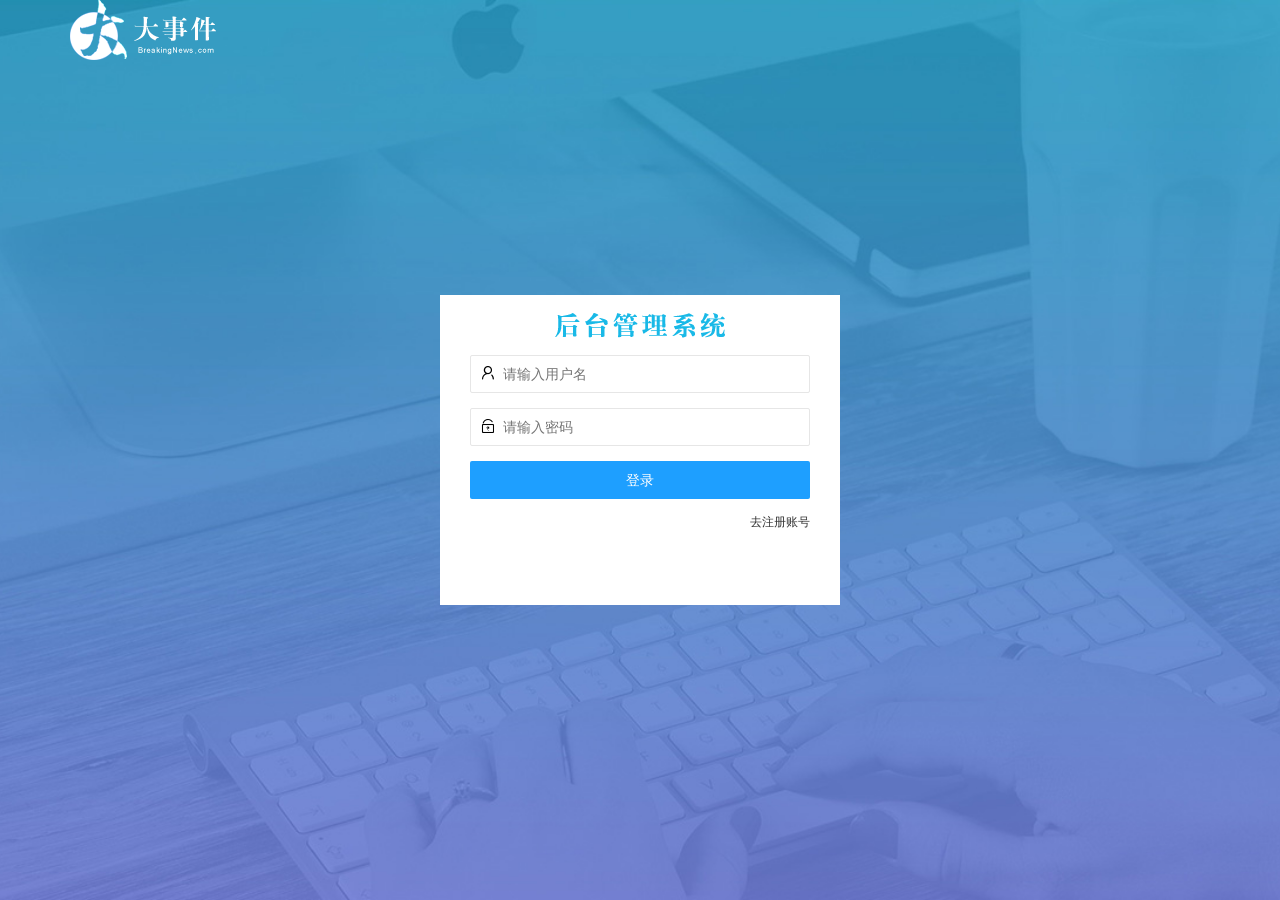
<file: login.html>
<!DOCTYPE html>
<html lang="en">
<head>
    <meta charset="UTF-8">
    <meta http-equiv="X-UA-Compatible" content="IE=edge">
    <meta name="viewport" content="width=device-width, initial-scale=1.0">
    <title>Document</title>
    <!-- 导入自己的样式表 -->
    <link rel="stylesheet" href="./assets/css/login.css">
    <!-- 导入layui样式 -->
    <link rel="stylesheet" href="./assets/lib/layui/css/layui.css">
</head>
<body>
    <!-- 头部的logo区域 -->
    <div class="layui-main">
        <img src="./assets/images/logo.png" alt="">
    </div>

    <!-- 登录注册区域 -->
    <div class="loginAndregBox">
        <div class="title-box"></div>
        <!-- 登录的div -->
        <div class="login_box">
            <!-- 登录的表单 -->
            <form class="layui-form" id="form_login">
                <!-- 用户名 -->
                <div class="layui-form-item">
                    <i class="layui-icon layui-icon-username"></i>  
                    <input type="text" name="username" required  lay-verify="required" placeholder="请输入用户名" autocomplete="off" class="layui-input">
                </div>
                <!-- 密码 -->
                <div class="layui-form-item">
                    <i class="layui-icon layui-icon-password
                    "></i>  
                    <input type="password" name="password" required  lay-verify="required|pwd" placeholder="请输入密码" autocomplete="off" class="layui-input">
                </div>
                <!-- 按钮 -->
                <div class="layui-form-item">
                    <button class="layui-btn layui-btn-fluid layui-btn-normal" lay-submit>登录</button>
                    
                </div>
                <div class="layui-form-item links">
                    <a href="javascript:;"  id="link_reg">去注册账号</a>
                </div>
            </form>
        </div>
        <!-- 注册的div -->
        <div class="reg_box">
              <!-- 注册的表单 -->
              <form class="layui-form" id="form_reg">
                <!-- 用户名 -->
                <div class="layui-form-item">
                    <i class="layui-icon layui-icon-username"></i>  
                    <input type="text" name="username" required  lay-verify="required" placeholder="请输入用户名" autocomplete="off" class="layui-input">
                </div>
                <!-- 密码 -->
                <div class="layui-form-item">
                    <i class="layui-icon layui-icon-password
                    "></i>  
                    <input type="password" name="password" required  lay-verify="required|pwd" placeholder="请输入密码" autocomplete="off" class="layui-input">
                </div>
                <!-- 密码确认框 -->
                <div class="layui-form-item">
                    <i class="layui-icon layui-icon-password
                    "></i>  
                    <input type="password" name="repassword" required  lay-verify="required|pwd|repwd" placeholder="再次确认密码" autocomplete="off" class="layui-input">
                </div>
                <!-- 注册按钮 -->
                <div class="layui-form-item">
                    <button class="layui-btn layui-btn-fluid layui-btn-normal" lay-submit>注册</button>
                    
                </div>
                <div class="layui-form-item links">
                    <a href="javascript:;" id="link_login">去登录</a>
                </div>
            </form>
            
        </div>
    </div>

    <!-- 导入layui js -->
    <script src="./assets/lib/layui/layui.all.js"></script>
    <!-- 导入 jquery -->
    <script src="./assets/lib/jquery.js"></script>
    <!-- 导入 baseAPI js -->
    <script src="./assets/js/baseAPI.js"></script>
    <!-- 导入自己的js -->
    <script src="./assets/js/login.js"></script>
</body>
</html>
</file>
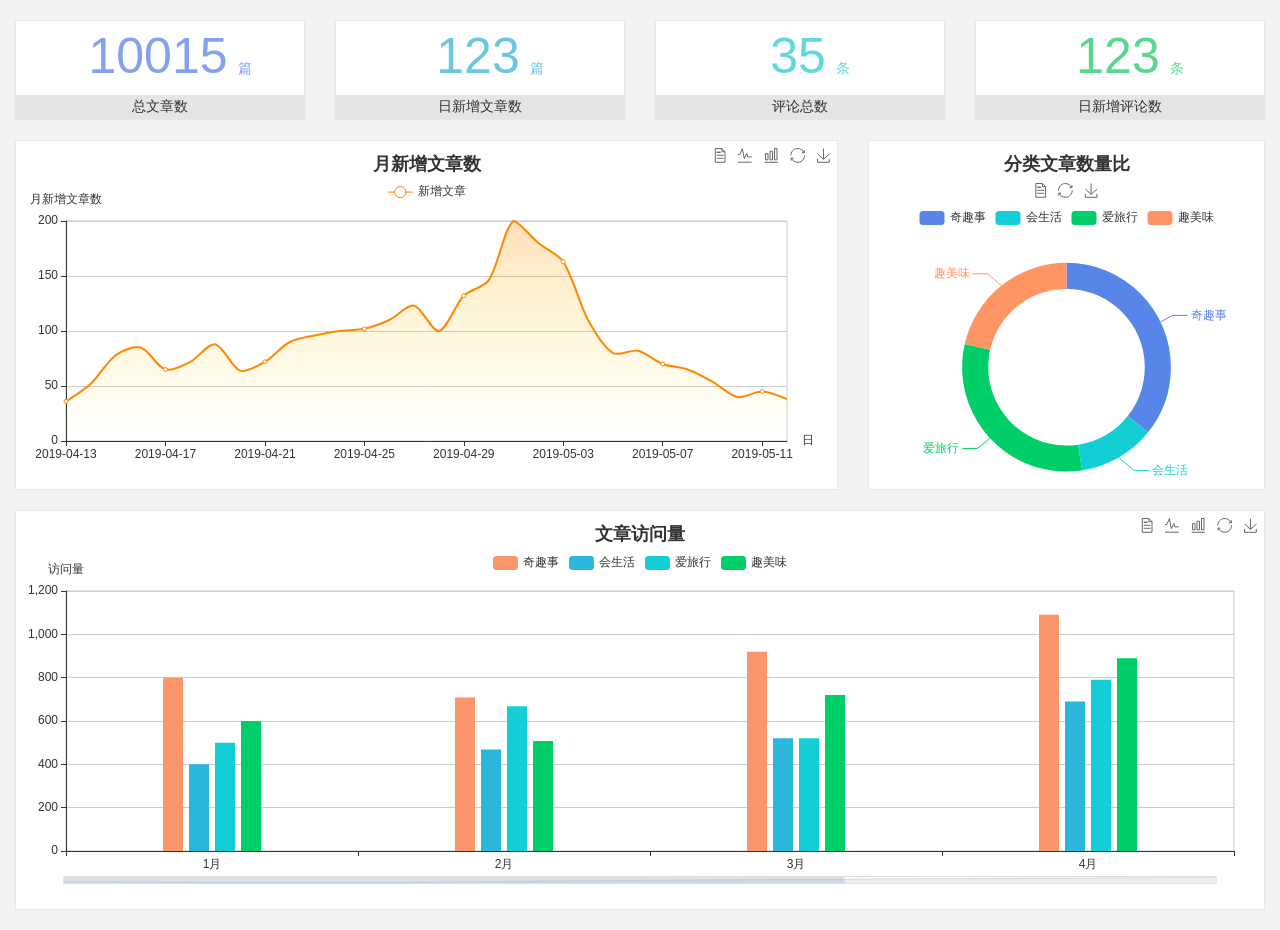
<file: home/dashboard.html>
<!DOCTYPE html>
<html lang="en">

<head>
  <meta charset="UTF-8">
  <meta name="viewport" content="width=device-width, initial-scale=1.0">
  <meta http-equiv="X-UA-Compatible" content="ie=edge">
  <title>图表统计</title>
  <link rel="stylesheet" href="../../assets/lib/bootstrap.css" />
  <link rel="stylesheet" href="../../assets/lib/main.css" />
  <script src="../../assets/lib/jquery.js"></script>
  <script type="text/javascript" src="../../assets/lib/echarts.min.js"></script>
</head>

<body>
  <div class="container-fluid">
    <div class="row spannel_list">
      <div class="col-sm-3 col-xs-6">
        <div class="spannel">
          <em>10015</em><span>篇</span>
          <b>总文章数</b>
        </div>
      </div>
      <div class="col-sm-3 col-xs-6">
        <div class="spannel scolor01">
          <em>123</em><span>篇</span>
          <b>日新增文章数</b>
        </div>
      </div>
      <div class="col-sm-3 col-xs-6">
        <div class="spannel scolor02">
          <em>35</em><span>条</span>
          <b>评论总数</b>
        </div>
      </div>
      <div class="col-sm-3 col-xs-6">
        <div class="spannel scolor03">
          <em>123</em><span>条</span>
          <b>日新增评论数</b>
        </div>
      </div>
    </div>
  </div>

  <div class="container-fluid">
    <div class="row curve-pie">
      <div class="col-lg-8 col-md-8">
        <div class="gragh_pannel" id="curve_show"></div>
      </div>
      <div class="col-lg-4 col-md-4">
        <div class="gragh_pannel" id="pie_show"></div>
      </div>
    </div>
  </div>

  <div class="container-fluid">
    <div class="column_pannel" id="column_show"></div>
  </div>

  <script>
    var oChart = echarts.init(document.getElementById('curve_show'));
    var aList_all = [
      { 'count': 36, 'date': '2019-04-13' },
      { 'count': 52, 'date': '2019-04-14' },
      { 'count': 78, 'date': '2019-04-15' },
      { 'count': 85, 'date': '2019-04-16' },
      { 'count': 65, 'date': '2019-04-17' },
      { 'count': 72, 'date': '2019-04-18' },
      { 'count': 88, 'date': '2019-04-19' },
      { 'count': 64, 'date': '2019-04-20' },
      { 'count': 72, 'date': '2019-04-21' },
      { 'count': 90, 'date': '2019-04-22' },
      { 'count': 96, 'date': '2019-04-23' },
      { 'count': 100, 'date': '2019-04-24' },
      { 'count': 102, 'date': '2019-04-25' },
      { 'count': 110, 'date': '2019-04-26' },
      { 'count': 123, 'date': '2019-04-27' },
      { 'count': 100, 'date': '2019-04-28' },
      { 'count': 132, 'date': '2019-04-29' },
      { 'count': 146, 'date': '2019-04-30' },
      { 'count': 200, 'date': '2019-05-01' },
      { 'count': 180, 'date': '2019-05-02' },
      { 'count': 163, 'date': '2019-05-03' },
      { 'count': 110, 'date': '2019-05-04' },
      { 'count': 80, 'date': '2019-05-05' },
      { 'count': 82, 'date': '2019-05-06' },
      { 'count': 70, 'date': '2019-05-07' },
      { 'count': 65, 'date': '2019-05-08' },
      { 'count': 54, 'date': '2019-05-09' },
      { 'count': 40, 'date': '2019-05-10' },
      { 'count': 45, 'date': '2019-05-11' },
      { 'count': 38, 'date': '2019-05-12' },
    ];

    let aCount = [];
    let aDate = [];

    for (var i = 0; i < aList_all.length; i++) {
      aCount.push(aList_all[i].count);
      aDate.push(aList_all[i].date);
    }

    var chartopt = {
      title: {
        text: '月新增文章数',
        left: 'center',
        top: '10'
      },
      tooltip: {
        trigger: 'axis'
      },
      legend: {
        data: ['新增文章'],
        top: '40'
      },
      toolbox: {
        show: true,
        feature: {
          mark: { show: true },
          dataView: { show: true, readOnly: false },
          magicType: { show: true, type: ['line', 'bar'] },
          restore: { show: true },
          saveAsImage: { show: true }
        }
      },
      calculable: true,
      xAxis: [
        {
          name: '日',
          type: 'category',
          boundaryGap: false,
          data: aDate
        }
      ],
      yAxis: [
        {
          name: '月新增文章数',
          type: 'value'
        }
      ],
      series: [
        {
          name: '新增文章',
          type: 'line',
          smooth: true,
          itemStyle: { normal: { areaStyle: { type: 'default' }, color: '#f80' }, lineStyle: { color: '#f80' } },
          data: aCount
        }],
      areaStyle: {
        normal: {
          color: new echarts.graphic.LinearGradient(0, 0, 0, 1, [{
            offset: 0,
            color: 'rgba(255,136,0,0.39)'
          }, {
            offset: .34,
            color: 'rgba(255,180,0,0.25)'
          }, {
            offset: 1,
            color: 'rgba(255,222,0,0.00)'
          }])

        }
      },
      grid: {
        show: true,
        x: 50,
        x2: 50,
        y: 80,
        height: 220
      }
    };

    oChart.setOption(chartopt);


    var oPie = echarts.init(document.getElementById('pie_show'));
    var oPieopt =
    {
      title: {
        top: 10,
        text: '分类文章数量比',
        x: 'center'
      },
      tooltip: {
        trigger: 'item',
        formatter: "{a} <br/>{b} : {c} ({d}%)"
      },
      color: ['#5885e8', '#13cfd5', '#00ce68', '#ff9565'],
      legend: {
        x: 'center',
        top: 65,
        data: ['奇趣事', '会生活', '爱旅行', '趣美味']
      },
      toolbox: {
        show: true,
        x: 'center',
        top: 35,
        feature: {
          mark: { show: true },
          dataView: { show: true, readOnly: false },
          magicType: {
            show: true,
            type: ['pie', 'funnel'],
            option: {
              funnel: {
                x: '25%',
                width: '50%',
                funnelAlign: 'left',
                max: 1548
              }
            }
          },
          restore: { show: true },
          saveAsImage: { show: true }
        }
      },
      calculable: true,
      series: [
        {
          name: '访问来源',
          type: 'pie',
          radius: ['45%', '60%'],
          center: ['50%', '65%'],
          data: [
            { value: 300, name: '奇趣事' },
            { value: 100, name: '会生活' },
            { value: 260, name: '爱旅行' },
            { value: 180, name: '趣美味' }
          ]
        }
      ]
    };
    oPie.setOption(oPieopt);



    var oColumn = this.echarts.init(document.getElementById('column_show'));
    var oColumnopt =
    {
      title: {
        text: '文章访问量',
        left: 'center',
        top: '10'
      },
      tooltip: {
        trigger: 'axis'
      },
      legend: {
        data: ['奇趣事', '会生活', '爱旅行', '趣美味'],
        top: '40'
      },
      toolbox: {
        show: true,
        feature: {
          mark: { show: true },
          dataView: { show: true, readOnly: false },
          magicType: { show: true, type: ['line', 'bar'] },
          restore: { show: true },
          saveAsImage: { show: true }
        }
      },
      calculable: true,
      xAxis: [
        {
          type: 'category',
          data: ['1月', '2月', '3月', '4月', '5月']
        }
      ],
      yAxis: [
        {
          name: '访问量',
          type: 'value'
        }
      ],
      series: [
        {
          name: '奇趣事',
          type: 'bar',
          barWidth: 20,
          itemStyle: {
            normal: { areaStyle: { type: 'default' }, color: '#fd956a' }
          },
          data: [800, 708, 920, 1090, 1200]
        },
        {
          name: '会生活',
          type: 'bar',
          barWidth: 20,
          itemStyle: {
            normal: { areaStyle: { type: 'default' }, color: '#2bb6db' }
          },
          data: [400, 468, 520, 690, 800]
        },
        {
          name: '爱旅行',
          type: 'bar',
          barWidth: 20,
          itemStyle: {
            normal: { areaStyle: { type: 'default' }, color: '#13cfd5' }
          },
          data: [500, 668, 520, 790, 900]
        },
        {
          name: '趣美味',
          type: 'bar',
          barWidth: 20,
          itemStyle: {
            normal: { areaStyle: { type: 'default' }, color: '#00ce68' }
          },
          data: [600, 508, 720, 890, 1000]
        }
      ],
      grid: {
        show: true,
        x: 50,
        x2: 30,
        y: 80,
        height: 260
      },
      dataZoom: [//给x轴设置滚动条
        {
          start: 0,//默认为0
          end: 100 - 1000 / 31,//默认为100
          type: 'slider',
          show: true,
          xAxisIndex: [0],
          handleSize: 0,//滑动条的 左右2个滑动条的大小
          height: 8,//组件高度
          left: 45, //左边的距离
          right: 50,//右边的距离
          bottom: 26,//右边的距离
          handleColor: '#ddd',//h滑动图标的颜色
          handleStyle: {
            borderColor: "#cacaca",
            borderWidth: "1",
            shadowBlur: 2,
            background: "#ddd",
            shadowColor: "#ddd",
          }
        }]
    };
    oColumn.setOption(oColumnopt);
  </script>
</body>

</html>
</file>
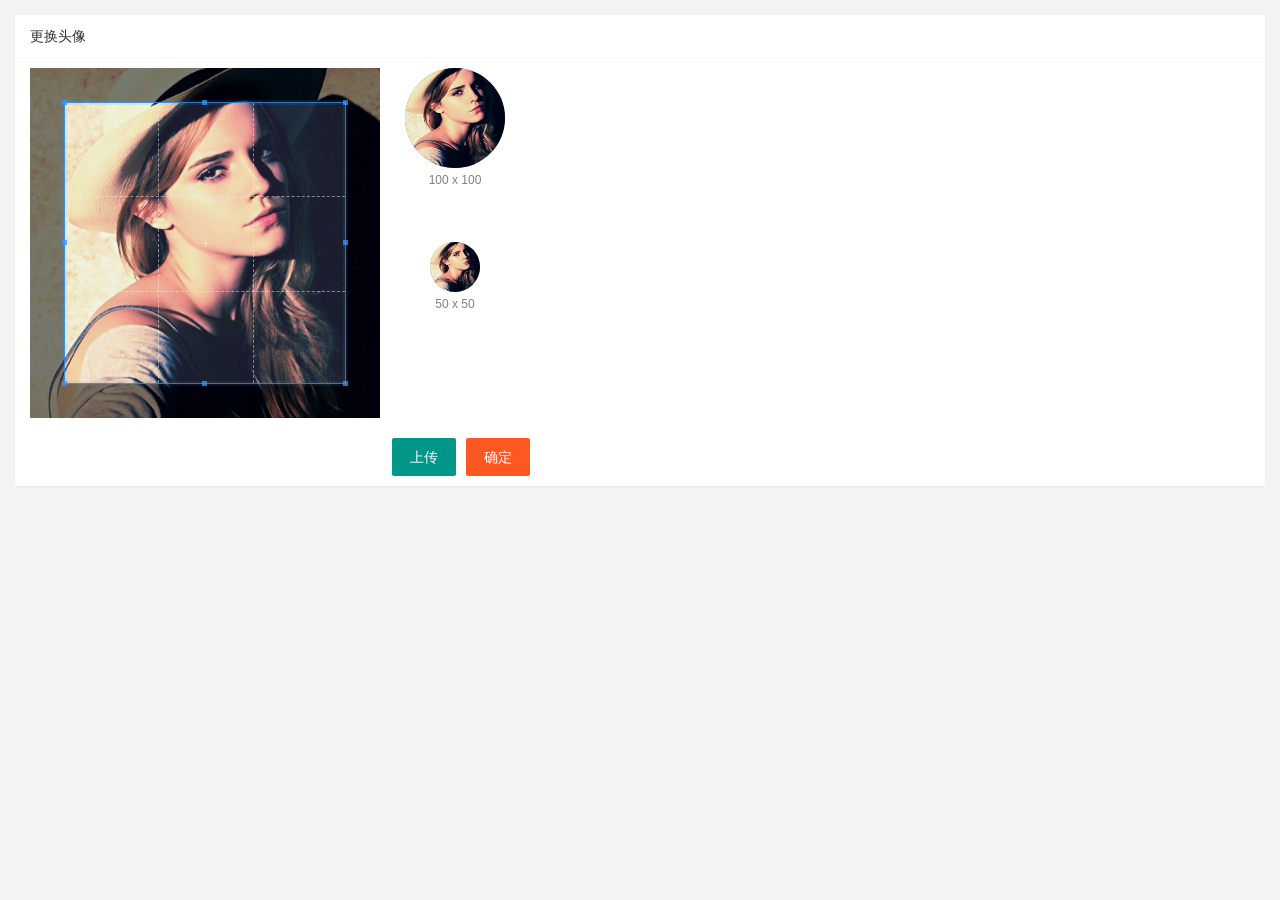
<file: user/user_avatar.html>
<!DOCTYPE html>
<html lang="en">
<head>
    <meta charset="UTF-8">
    <meta http-equiv="X-UA-Compatible" content="IE=edge">
    <meta name="viewport" content="width=device-width, initial-scale=1.0">
    <title>Document</title>
    <link rel="stylesheet" href="../assets/lib/layui/css/layui.css">
    <link rel="stylesheet" href="/assets/lib/cropper/cropper.css" />
    <link rel="stylesheet" href="../assets/css/user/user_avatar.css">
</head>
<body>
    <div class="layui-card">
        <div class="layui-card-header">更换头像</div>
        <div class="layui-card-body">
          <!-- 第一行的图片裁剪和预览区域 -->
            <div class="row1">
                <!-- 图片裁剪区域 -->
                <div class="cropper-box">
                <!-- 这个 img 标签很重要，将来会把它初始化为裁剪区域 -->
                <img id="image" src="/assets/images/sample.jpg" />
                </div>
                <!-- 图片的预览区域 -->
                <div class="preview-box">
                <div>
                    <!-- 宽高为 100px 的预览区域 -->
                    <div class="img-preview w100"></div>
                    <p class="size">100 x 100</p>
                </div>
                <div>
                    <!-- 宽高为 50px 的预览区域 -->
                    <div class="img-preview w50"></div>
                    <p class="size">50 x 50</p>
                </div>
                </div>
            </div>

        <!-- 第二行的按钮区域 -->
        <div class="row2">
            <input type="file" id="file" accept="image/png, image/jpeg"/>
            <button type="button" class="layui-btn" id="btnChooseImage">上传</button>
            <button type="button" class="layui-btn layui-btn-danger" id="btnUpload">确定</button>
        </div>
        </div>
      </div>

    <script src="../assets/lib/layui/layui.all.js"></script>
    <script src="/assets/lib/jquery.js"></script>
    <script src="/assets/lib/cropper/Cropper.js"></script>
    <script src="/assets/lib/cropper/jquery-cropper.js"></script>
    <script src="/assets/js/baseAPI.js"></script>
    <script src="../assets/js/user/user_avatar.js"></script>
</body>
</html>
</file>
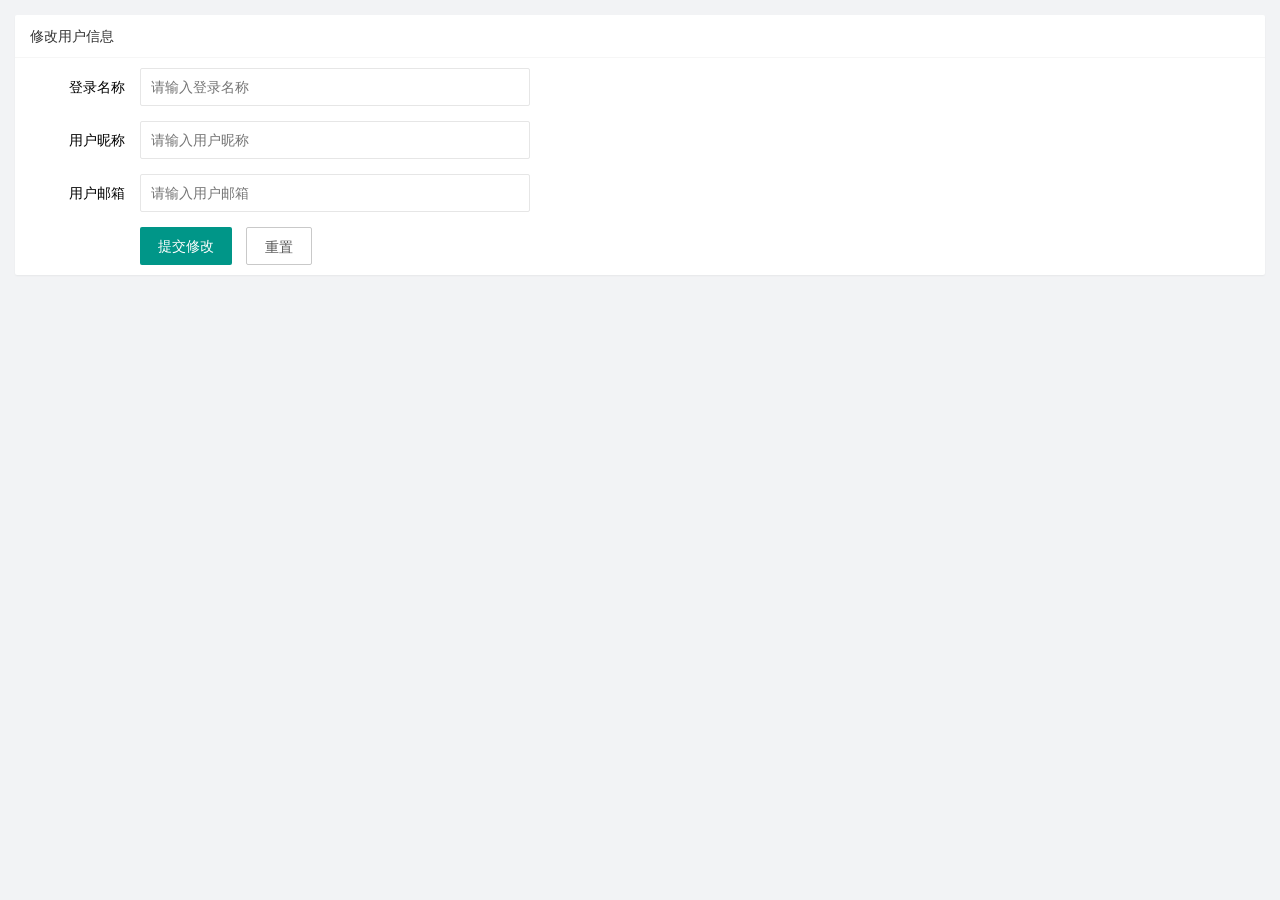
<file: user/user_info.html>
<!DOCTYPE html>
<html lang="en">
<head>
    <meta charset="UTF-8">
    <meta http-equiv="X-UA-Compatible" content="IE=edge">
    <meta name="viewport" content="width=device-width, initial-scale=1.0">
    <title>Document</title>
    <!-- 导入layui -->
    <link rel="stylesheet" href="../assets/lib/layui/css/layui.css">
    <!-- 导入自己的css -->
    <link rel="stylesheet" href="../assets/css/user/user_info.css">
</head>
<body>
    <div class="layui-card">
        <div class="layui-card-header">修改用户信息</div>
        <div class="layui-card-body">
            <form class="layui-form" lay-filter="formUserInfo">
                <input type="hidden" name="id" value=""/>
                <div class="layui-form-item">
                  <label class="layui-form-label">登录名称</label>
                  <div class="layui-input-block">
                    <input type="text" name="username" required  lay-verify="required" placeholder="请输入登录名称" autocomplete="off" class="layui-input" readonly>
                  </div>
                </div>
                <div class="layui-form-item">
                    <label class="layui-form-label">用户昵称</label>
                    <div class="layui-input-block">
                      <input type="text" name="nickname" required  lay-verify="required|nickname" placeholder="请输入用户昵称" autocomplete="off" class="layui-input">
                    </div>
                  </div>
                  <div class="layui-form-item">
                    <label class="layui-form-label">用户邮箱</label>
                    <div class="layui-input-block">
                      <input type="text" name="email" required  lay-verify="required|email" placeholder="请输入用户邮箱" autocomplete="off" class="layui-input">
                    </div>
                  </div>
                  <div class="layui-input-block">
                    <button class="layui-btn" lay-submit lay-filter="formDemo">提交修改</button>
                    <button type="reset" class="layui-btn layui-btn-primary" id="btnReset">重置</button>
                  </div>
            </form>
        </div>
      </div>

      <!-- 导入layui js -->
      <script src="../assets/lib/layui/layui.all.js"></script>
      <!-- 导入jquery -->
      <script src="../assets/lib/jquery.js"></script>
      <!-- 导入baseAPI -->
      <script src="../assets/js/baseAPI.js"></script>
      <!-- 导入自己的js -->
      <script src="../assets/js/user/user_info.js"></script>
</body>
</html>
</file>
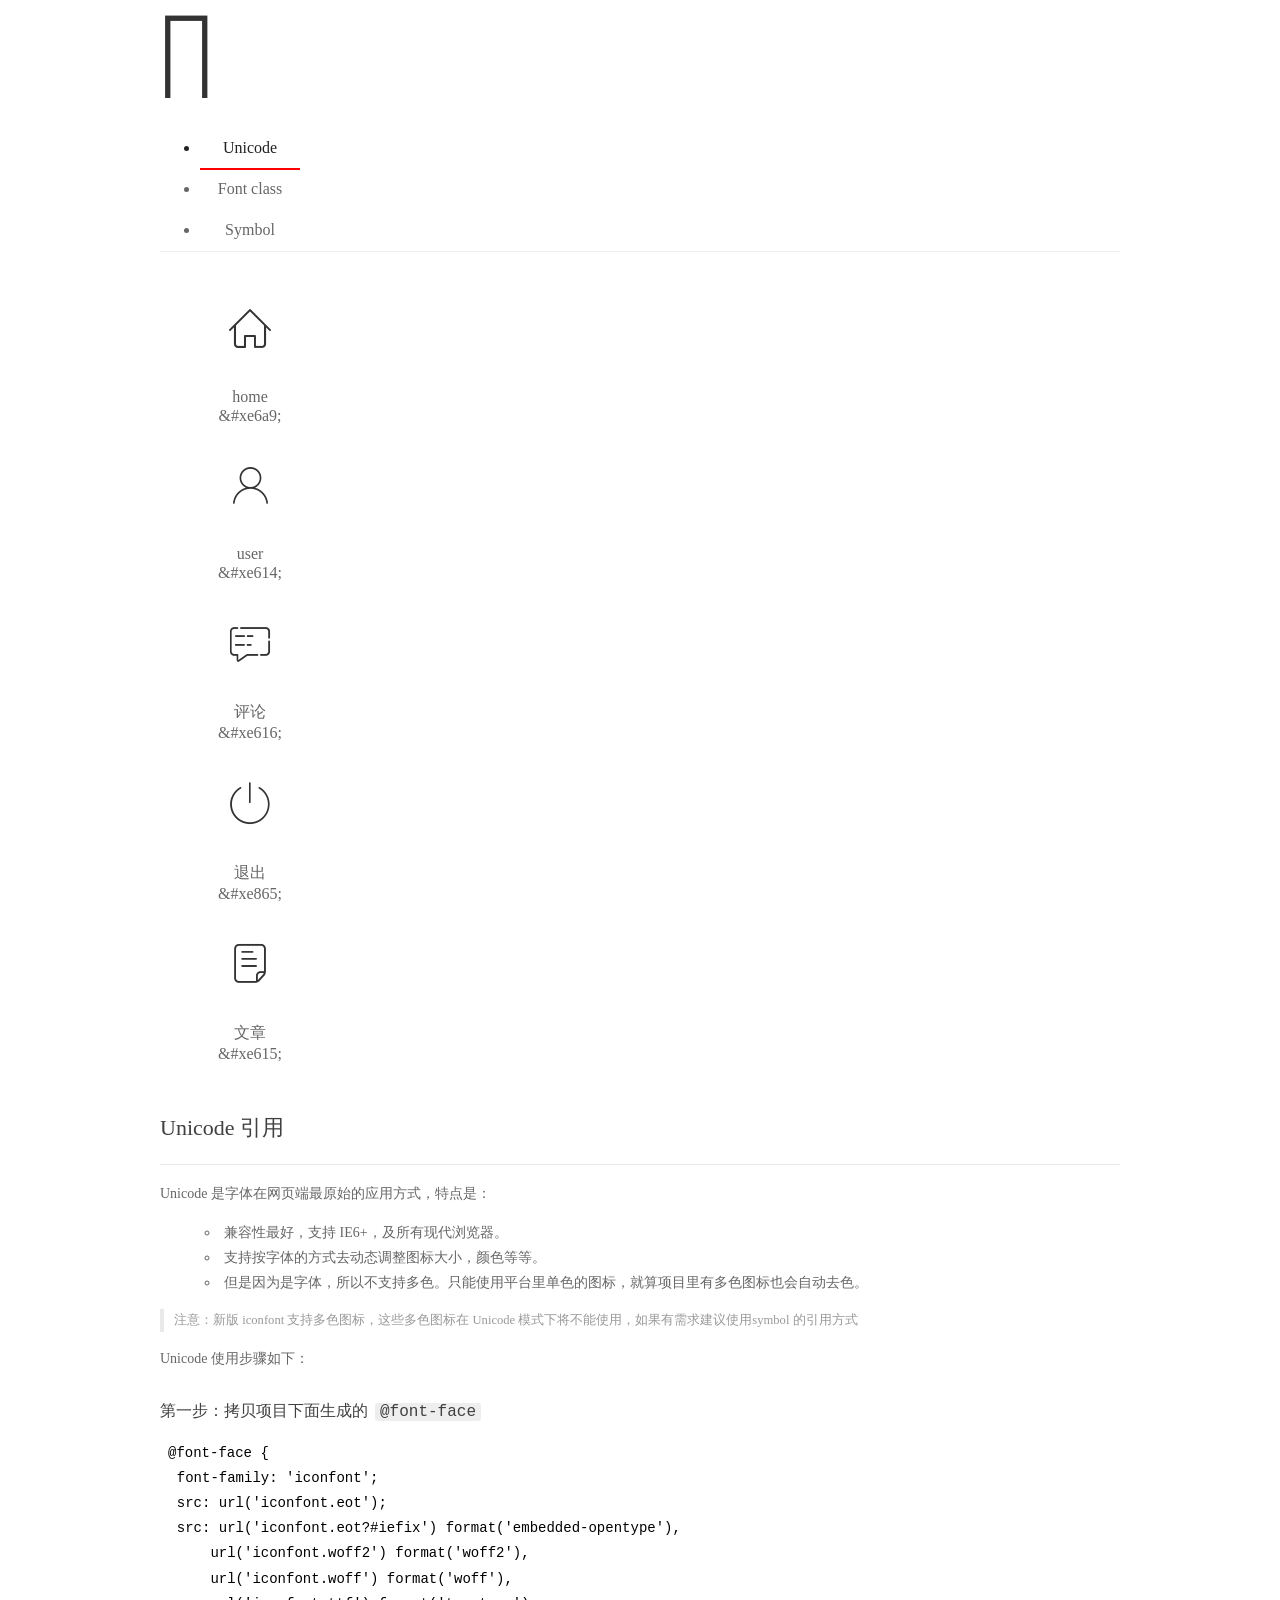
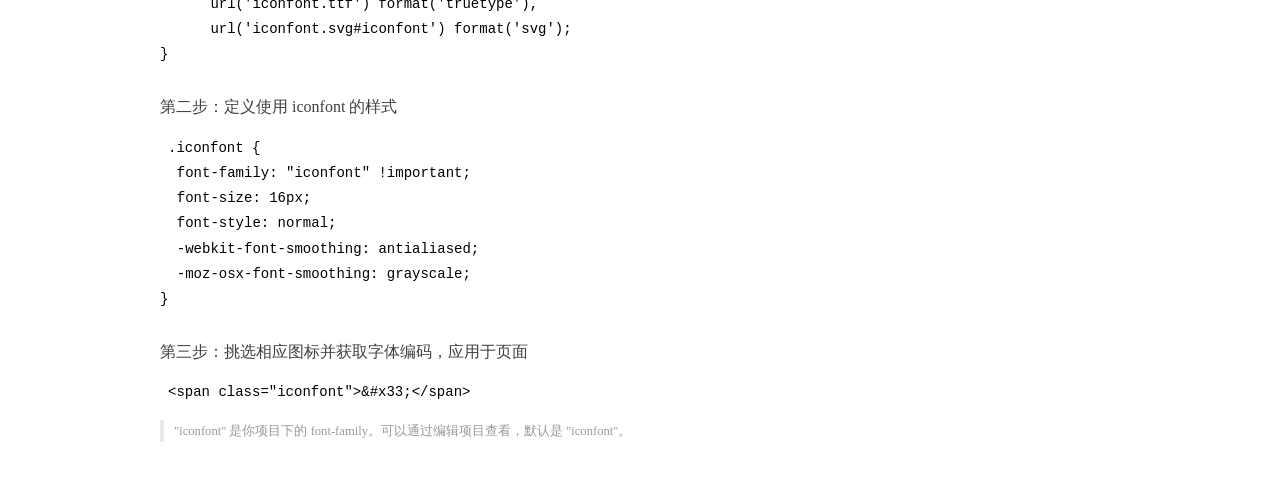
<file: assets/fonts/demo_index.html>
<!DOCTYPE html>
<html>
<head>
  <meta charset="utf-8"/>
  <title>IconFont Demo</title>
  <link rel="shortcut icon" href="https://gtms04.alicdn.com/tps/i4/TB1_oz6GVXXXXaFXpXXJDFnIXXX-64-64.ico" type="image/x-icon"/>
  <link rel="stylesheet" href="https://g.alicdn.com/thx/cube/1.3.2/cube.min.css">
  <link rel="stylesheet" href="demo.css">
  <link rel="stylesheet" href="iconfont.css">
  <script src="iconfont.js"></script>
  <!-- jQuery -->
  <script src="https://a1.alicdn.com/oss/uploads/2018/12/26/7bfddb60-08e8-11e9-9b04-53e73bb6408b.js"></script>
  <!-- 代码高亮 -->
  <script src="https://a1.alicdn.com/oss/uploads/2018/12/26/a3f714d0-08e6-11e9-8a15-ebf944d7534c.js"></script>
</head>
<body>
  <div class="main">
    <h1 class="logo"><a href="https://www.iconfont.cn/" title="iconfont 首页" target="_blank">&#xe86b;</a></h1>
    <div class="nav-tabs">
      <ul id="tabs" class="dib-box">
        <li class="dib active"><span>Unicode</span></li>
        <li class="dib"><span>Font class</span></li>
        <li class="dib"><span>Symbol</span></li>
      </ul>
      
    </div>
    <div class="tab-container">
      <div class="content unicode" style="display: block;">
          <ul class="icon_lists dib-box">
          
            <li class="dib">
              <span class="icon iconfont">&#xe6a9;</span>
                <div class="name">home</div>
                <div class="code-name">&amp;#xe6a9;</div>
              </li>
          
            <li class="dib">
              <span class="icon iconfont">&#xe614;</span>
                <div class="name">user</div>
                <div class="code-name">&amp;#xe614;</div>
              </li>
          
            <li class="dib">
              <span class="icon iconfont">&#xe616;</span>
                <div class="name">评论</div>
                <div class="code-name">&amp;#xe616;</div>
              </li>
          
            <li class="dib">
              <span class="icon iconfont">&#xe865;</span>
                <div class="name">退出</div>
                <div class="code-name">&amp;#xe865;</div>
              </li>
          
            <li class="dib">
              <span class="icon iconfont">&#xe615;</span>
                <div class="name">文章</div>
                <div class="code-name">&amp;#xe615;</div>
              </li>
          
          </ul>
          <div class="article markdown">
          <h2 id="unicode-">Unicode 引用</h2>
          <hr>

          <p>Unicode 是字体在网页端最原始的应用方式，特点是：</p>
          <ul>
            <li>兼容性最好，支持 IE6+，及所有现代浏览器。</li>
            <li>支持按字体的方式去动态调整图标大小，颜色等等。</li>
            <li>但是因为是字体，所以不支持多色。只能使用平台里单色的图标，就算项目里有多色图标也会自动去色。</li>
          </ul>
          <blockquote>
            <p>注意：新版 iconfont 支持多色图标，这些多色图标在 Unicode 模式下将不能使用，如果有需求建议使用symbol 的引用方式</p>
          </blockquote>
          <p>Unicode 使用步骤如下：</p>
          <h3 id="-font-face">第一步：拷贝项目下面生成的 <code>@font-face</code></h3>
<pre><code class="language-css"
>@font-face {
  font-family: 'iconfont';
  src: url('iconfont.eot');
  src: url('iconfont.eot?#iefix') format('embedded-opentype'),
      url('iconfont.woff2') format('woff2'),
      url('iconfont.woff') format('woff'),
      url('iconfont.ttf') format('truetype'),
      url('iconfont.svg#iconfont') format('svg');
}
</code></pre>
          <h3 id="-iconfont-">第二步：定义使用 iconfont 的样式</h3>
<pre><code class="language-css"
>.iconfont {
  font-family: "iconfont" !important;
  font-size: 16px;
  font-style: normal;
  -webkit-font-smoothing: antialiased;
  -moz-osx-font-smoothing: grayscale;
}
</code></pre>
          <h3 id="-">第三步：挑选相应图标并获取字体编码，应用于页面</h3>
<pre>
<code class="language-html"
>&lt;span class="iconfont"&gt;&amp;#x33;&lt;/span&gt;
</code></pre>
          <blockquote>
            <p>"iconfont" 是你项目下的 font-family。可以通过编辑项目查看，默认是 "iconfont"。</p>
          </blockquote>
          </div>
      </div>
      <div class="content font-class">
        <ul class="icon_lists dib-box">
          
          <li class="dib">
            <span class="icon iconfont icon-home"></span>
            <div class="name">
              home
            </div>
            <div class="code-name">.icon-home
            </div>
          </li>
          
          <li class="dib">
            <span class="icon iconfont icon-user"></span>
            <div class="name">
              user
            </div>
            <div class="code-name">.icon-user
            </div>
          </li>
          
          <li class="dib">
            <span class="icon iconfont icon-pinglun"></span>
            <div class="name">
              评论
            </div>
            <div class="code-name">.icon-pinglun
            </div>
          </li>
          
          <li class="dib">
            <span class="icon iconfont icon-tuichu"></span>
            <div class="name">
              退出
            </div>
            <div class="code-name">.icon-tuichu
            </div>
          </li>
          
          <li class="dib">
            <span class="icon iconfont icon-16"></span>
            <div class="name">
              文章
            </div>
            <div class="code-name">.icon-16
            </div>
          </li>
          
        </ul>
        <div class="article markdown">
        <h2 id="font-class-">font-class 引用</h2>
        <hr>

        <p>font-class 是 Unicode 使用方式的一种变种，主要是解决 Unicode 书写不直观，语意不明确的问题。</p>
        <p>与 Unicode 使用方式相比，具有如下特点：</p>
        <ul>
          <li>兼容性良好，支持 IE8+，及所有现代浏览器。</li>
          <li>相比于 Unicode 语意明确，书写更直观。可以很容易分辨这个 icon 是什么。</li>
          <li>因为使用 class 来定义图标，所以当要替换图标时，只需要修改 class 里面的 Unicode 引用。</li>
          <li>不过因为本质上还是使用的字体，所以多色图标还是不支持的。</li>
        </ul>
        <p>使用步骤如下：</p>
        <h3 id="-fontclass-">第一步：引入项目下面生成的 fontclass 代码：</h3>
<pre><code class="language-html">&lt;link rel="stylesheet" href="./iconfont.css"&gt;
</code></pre>
        <h3 id="-">第二步：挑选相应图标并获取类名，应用于页面：</h3>
<pre><code class="language-html">&lt;span class="iconfont icon-xxx"&gt;&lt;/span&gt;
</code></pre>
        <blockquote>
          <p>"
            iconfont" 是你项目下的 font-family。可以通过编辑项目查看，默认是 "iconfont"。</p>
        </blockquote>
      </div>
      </div>
      <div class="content symbol">
          <ul class="icon_lists dib-box">
          
            <li class="dib">
                <svg class="icon svg-icon" aria-hidden="true">
                  <use xlink:href="#icon-home"></use>
                </svg>
                <div class="name">home</div>
                <div class="code-name">#icon-home</div>
            </li>
          
            <li class="dib">
                <svg class="icon svg-icon" aria-hidden="true">
                  <use xlink:href="#icon-user"></use>
                </svg>
                <div class="name">user</div>
                <div class="code-name">#icon-user</div>
            </li>
          
            <li class="dib">
                <svg class="icon svg-icon" aria-hidden="true">
                  <use xlink:href="#icon-pinglun"></use>
                </svg>
                <div class="name">评论</div>
                <div class="code-name">#icon-pinglun</div>
            </li>
          
            <li class="dib">
                <svg class="icon svg-icon" aria-hidden="true">
                  <use xlink:href="#icon-tuichu"></use>
                </svg>
                <div class="name">退出</div>
                <div class="code-name">#icon-tuichu</div>
            </li>
          
            <li class="dib">
                <svg class="icon svg-icon" aria-hidden="true">
                  <use xlink:href="#icon-16"></use>
                </svg>
                <div class="name">文章</div>
                <div class="code-name">#icon-16</div>
            </li>
          
          </ul>
          <div class="article markdown">
          <h2 id="symbol-">Symbol 引用</h2>
          <hr>

          <p>这是一种全新的使用方式，应该说这才是未来的主流，也是平台目前推荐的用法。相关介绍可以参考这篇<a href="">文章</a>
            这种用法其实是做了一个 SVG 的集合，与另外两种相比具有如下特点：</p>
          <ul>
            <li>支持多色图标了，不再受单色限制。</li>
            <li>通过一些技巧，支持像字体那样，通过 <code>font-size</code>, <code>color</code> 来调整样式。</li>
            <li>兼容性较差，支持 IE9+，及现代浏览器。</li>
            <li>浏览器渲染 SVG 的性能一般，还不如 png。</li>
          </ul>
          <p>使用步骤如下：</p>
          <h3 id="-symbol-">第一步：引入项目下面生成的 symbol 代码：</h3>
<pre><code class="language-html">&lt;script src="./iconfont.js"&gt;&lt;/script&gt;
</code></pre>
          <h3 id="-css-">第二步：加入通用 CSS 代码（引入一次就行）：</h3>
<pre><code class="language-html">&lt;style&gt;
.icon {
  width: 1em;
  height: 1em;
  vertical-align: -0.15em;
  fill: currentColor;
  overflow: hidden;
}
&lt;/style&gt;
</code></pre>
          <h3 id="-">第三步：挑选相应图标并获取类名，应用于页面：</h3>
<pre><code class="language-html">&lt;svg class="icon" aria-hidden="true"&gt;
  &lt;use xlink:href="#icon-xxx"&gt;&lt;/use&gt;
&lt;/svg&gt;
</code></pre>
          </div>
      </div>

    </div>
  </div>
  <script>
  $(document).ready(function () {
      $('.tab-container .content:first').show()

      $('#tabs li').click(function (e) {
        var tabContent = $('.tab-container .content')
        var index = $(this).index()

        if ($(this).hasClass('active')) {
          return
        } else {
          $('#tabs li').removeClass('active')
          $(this).addClass('active')

          tabContent.hide().eq(index).fadeIn()
        }
      })
    })
  </script>
</body>
</html>
</file>
<file: assets/css/login.css>
html,
body{
    margin: 0;
    padding: 0;
    width: 100%;
    height: 100%;
    background: url(../images/login_bg.jpg) no-repeat center;
    background-size: cover;
}
.loginAndregBox {
    width: 400px;
    height: 310px;
    background-color: #fff;
    position: absolute;
    left: 50%;
    top: 50%;
    transform: translate(-50%, -50%);
}
.title-box {
    height: 60px;
    background: url(../images/login_title.png) no-repeat center;
}
.reg_box {
    display: none;
}
.layui-form {
    padding: 0 30px;
}

.links {
    display: flex;
    justify-content: flex-end;
}

.links a {
    font-size: 12px;
  }

.layui-form-item {
    position: relative;
}

.layui-icon {
    position: absolute;
    left: 10px;
    top: 10px;
}

.layui-input {
    
    padding-left: 32px !important;
  }
</file>
<file: assets/lib/layui/css/layui.css>
/** layui-v2.5.5 MIT License By https://www.layui.com */
 .layui-inline,img{display:inline-block;vertical-align:middle}h1,h2,h3,h4,h5,h6{font-weight:400}.layui-edge,.layui-header,.layui-inline,.layui-main{position:relative}.layui-body,.layui-edge,.layui-elip{overflow:hidden}.layui-btn,.layui-edge,.layui-inline,img{vertical-align:middle}.layui-btn,.layui-disabled,.layui-icon,.layui-unselect{-moz-user-select:none;-webkit-user-select:none;-ms-user-select:none}.layui-elip,.layui-form-checkbox span,.layui-form-pane .layui-form-label{text-overflow:ellipsis;white-space:nowrap}.layui-breadcrumb,.layui-tree-btnGroup{visibility:hidden}blockquote,body,button,dd,div,dl,dt,form,h1,h2,h3,h4,h5,h6,input,li,ol,p,pre,td,textarea,th,ul{margin:0;padding:0;-webkit-tap-highlight-color:rgba(0,0,0,0)}a:active,a:hover{outline:0}img{border:none}li{list-style:none}table{border-collapse:collapse;border-spacing:0}h4,h5,h6{font-size:100%}button,input,optgroup,option,select,textarea{font-family:inherit;font-size:inherit;font-style:inherit;font-weight:inherit;outline:0}pre{white-space:pre-wrap;white-space:-moz-pre-wrap;white-space:-pre-wrap;white-space:-o-pre-wrap;word-wrap:break-word}body{line-height:24px;font:14px Helvetica Neue,Helvetica,PingFang SC,Tahoma,Arial,sans-serif}hr{height:1px;margin:10px 0;border:0;clear:both}a{color:#333;text-decoration:none}a:hover{color:#777}a cite{font-style:normal;*cursor:pointer}.layui-border-box,.layui-border-box *{box-sizing:border-box}.layui-box,.layui-box *{box-sizing:content-box}.layui-clear{clear:both;*zoom:1}.layui-clear:after{content:'\20';clear:both;*zoom:1;display:block;height:0}.layui-inline{*display:inline;*zoom:1}.layui-edge{display:inline-block;width:0;height:0;border-width:6px;border-style:dashed;border-color:transparent}.layui-edge-top{top:-4px;border-bottom-color:#999;border-bottom-style:solid}.layui-edge-right{border-left-color:#999;border-left-style:solid}.layui-edge-bottom{top:2px;border-top-color:#999;border-top-style:solid}.layui-edge-left{border-right-color:#999;border-right-style:solid}.layui-disabled,.layui-disabled:hover{color:#d2d2d2!important;cursor:not-allowed!important}.layui-circle{border-radius:100%}.layui-show{display:block!important}.layui-hide{display:none!important}@font-face{font-family:layui-icon;src:url(../font/iconfont.eot?v=250);src:url(../font/iconfont.eot?v=250#iefix) format('embedded-opentype'),url(../font/iconfont.woff2?v=250) format('woff2'),url(../font/iconfont.woff?v=250) format('woff'),url(../font/iconfont.ttf?v=250) format('truetype'),url(../font/iconfont.svg?v=250#layui-icon) format('svg')}.layui-icon{font-family:layui-icon!important;font-size:16px;font-style:normal;-webkit-font-smoothing:antialiased;-moz-osx-font-smoothing:grayscale}.layui-icon-reply-fill:before{content:"\e611"}.layui-icon-set-fill:before{content:"\e614"}.layui-icon-menu-fill:before{content:"\e60f"}.layui-icon-search:before{content:"\e615"}.layui-icon-share:before{content:"\e641"}.layui-icon-set-sm:before{content:"\e620"}.layui-icon-engine:before{content:"\e628"}.layui-icon-close:before{content:"\1006"}.layui-icon-close-fill:before{content:"\1007"}.layui-icon-chart-screen:before{content:"\e629"}.layui-icon-star:before{content:"\e600"}.layui-icon-circle-dot:before{content:"\e617"}.layui-icon-chat:before{content:"\e606"}.layui-icon-release:before{content:"\e609"}.layui-icon-list:before{content:"\e60a"}.layui-icon-chart:before{content:"\e62c"}.layui-icon-ok-circle:before{content:"\1005"}.layui-icon-layim-theme:before{content:"\e61b"}.layui-icon-table:before{content:"\e62d"}.layui-icon-right:before{content:"\e602"}.layui-icon-left:before{content:"\e603"}.layui-icon-cart-simple:before{content:"\e698"}.layui-icon-face-cry:before{content:"\e69c"}.layui-icon-face-smile:before{content:"\e6af"}.layui-icon-survey:before{content:"\e6b2"}.layui-icon-tree:before{content:"\e62e"}.layui-icon-upload-circle:before{content:"\e62f"}.layui-icon-add-circle:before{content:"\e61f"}.layui-icon-download-circle:before{content:"\e601"}.layui-icon-templeate-1:before{content:"\e630"}.layui-icon-util:before{content:"\e631"}.layui-icon-face-surprised:before{content:"\e664"}.layui-icon-edit:before{content:"\e642"}.layui-icon-speaker:before{content:"\e645"}.layui-icon-down:before{content:"\e61a"}.layui-icon-file:before{content:"\e621"}.layui-icon-layouts:before{content:"\e632"}.layui-icon-rate-half:before{content:"\e6c9"}.layui-icon-add-circle-fine:before{content:"\e608"}.layui-icon-prev-circle:before{content:"\e633"}.layui-icon-read:before{content:"\e705"}.layui-icon-404:before{content:"\e61c"}.layui-icon-carousel:before{content:"\e634"}.layui-icon-help:before{content:"\e607"}.layui-icon-code-circle:before{content:"\e635"}.layui-icon-water:before{content:"\e636"}.layui-icon-username:before{content:"\e66f"}.layui-icon-find-fill:before{content:"\e670"}.layui-icon-about:before{content:"\e60b"}.layui-icon-location:before{content:"\e715"}.layui-icon-up:before{content:"\e619"}.layui-icon-pause:before{content:"\e651"}.layui-icon-date:before{content:"\e637"}.layui-icon-layim-uploadfile:before{content:"\e61d"}.layui-icon-delete:before{content:"\e640"}.layui-icon-play:before{content:"\e652"}.layui-icon-top:before{content:"\e604"}.layui-icon-friends:before{content:"\e612"}.layui-icon-refresh-3:before{content:"\e9aa"}.layui-icon-ok:before{content:"\e605"}.layui-icon-layer:before{content:"\e638"}.layui-icon-face-smile-fine:before{content:"\e60c"}.layui-icon-dollar:before{content:"\e659"}.layui-icon-group:before{content:"\e613"}.layui-icon-layim-download:before{content:"\e61e"}.layui-icon-picture-fine:before{content:"\e60d"}.layui-icon-link:before{content:"\e64c"}.layui-icon-diamond:before{content:"\e735"}.layui-icon-log:before{content:"\e60e"}.layui-icon-rate-solid:before{content:"\e67a"}.layui-icon-fonts-del:before{content:"\e64f"}.layui-icon-unlink:before{content:"\e64d"}.layui-icon-fonts-clear:before{content:"\e639"}.layui-icon-triangle-r:before{content:"\e623"}.layui-icon-circle:before{content:"\e63f"}.layui-icon-radio:before{content:"\e643"}.layui-icon-align-center:before{content:"\e647"}.layui-icon-align-right:before{content:"\e648"}.layui-icon-align-left:before{content:"\e649"}.layui-icon-loading-1:before{content:"\e63e"}.layui-icon-return:before{content:"\e65c"}.layui-icon-fonts-strong:before{content:"\e62b"}.layui-icon-upload:before{content:"\e67c"}.layui-icon-dialogue:before{content:"\e63a"}.layui-icon-video:before{content:"\e6ed"}.layui-icon-headset:before{content:"\e6fc"}.layui-icon-cellphone-fine:before{content:"\e63b"}.layui-icon-add-1:before{content:"\e654"}.layui-icon-face-smile-b:before{content:"\e650"}.layui-icon-fonts-html:before{content:"\e64b"}.layui-icon-form:before{content:"\e63c"}.layui-icon-cart:before{content:"\e657"}.layui-icon-camera-fill:before{content:"\e65d"}.layui-icon-tabs:before{content:"\e62a"}.layui-icon-fonts-code:before{content:"\e64e"}.layui-icon-fire:before{content:"\e756"}.layui-icon-set:before{content:"\e716"}.layui-icon-fonts-u:before{content:"\e646"}.layui-icon-triangle-d:before{content:"\e625"}.layui-icon-tips:before{content:"\e702"}.layui-icon-picture:before{content:"\e64a"}.layui-icon-more-vertical:before{content:"\e671"}.layui-icon-flag:before{content:"\e66c"}.layui-icon-loading:before{content:"\e63d"}.layui-icon-fonts-i:before{content:"\e644"}.layui-icon-refresh-1:before{content:"\e666"}.layui-icon-rmb:before{content:"\e65e"}.layui-icon-home:before{content:"\e68e"}.layui-icon-user:before{content:"\e770"}.layui-icon-notice:before{content:"\e667"}.layui-icon-login-weibo:before{content:"\e675"}.layui-icon-voice:before{content:"\e688"}.layui-icon-upload-drag:before{content:"\e681"}.layui-icon-login-qq:before{content:"\e676"}.layui-icon-snowflake:before{content:"\e6b1"}.layui-icon-file-b:before{content:"\e655"}.layui-icon-template:before{content:"\e663"}.layui-icon-auz:before{content:"\e672"}.layui-icon-console:before{content:"\e665"}.layui-icon-app:before{content:"\e653"}.layui-icon-prev:before{content:"\e65a"}.layui-icon-website:before{content:"\e7ae"}.layui-icon-next:before{content:"\e65b"}.layui-icon-component:before{content:"\e857"}.layui-icon-more:before{content:"\e65f"}.layui-icon-login-wechat:before{content:"\e677"}.layui-icon-shrink-right:before{content:"\e668"}.layui-icon-spread-left:before{content:"\e66b"}.layui-icon-camera:before{content:"\e660"}.layui-icon-note:before{content:"\e66e"}.layui-icon-refresh:before{content:"\e669"}.layui-icon-female:before{content:"\e661"}.layui-icon-male:before{content:"\e662"}.layui-icon-password:before{content:"\e673"}.layui-icon-senior:before{content:"\e674"}.layui-icon-theme:before{content:"\e66a"}.layui-icon-tread:before{content:"\e6c5"}.layui-icon-praise:before{content:"\e6c6"}.layui-icon-star-fill:before{content:"\e658"}.layui-icon-rate:before{content:"\e67b"}.layui-icon-template-1:before{content:"\e656"}.layui-icon-vercode:before{content:"\e679"}.layui-icon-cellphone:before{content:"\e678"}.layui-icon-screen-full:before{content:"\e622"}.layui-icon-screen-restore:before{content:"\e758"}.layui-icon-cols:before{content:"\e610"}.layui-icon-export:before{content:"\e67d"}.layui-icon-print:before{content:"\e66d"}.layui-icon-slider:before{content:"\e714"}.layui-icon-addition:before{content:"\e624"}.layui-icon-subtraction:before{content:"\e67e"}.layui-icon-service:before{content:"\e626"}.layui-icon-transfer:before{content:"\e691"}.layui-main{width:1140px;margin:0 auto}.layui-header{z-index:1000;height:60px}.layui-header a:hover{transition:all .5s;-webkit-transition:all .5s}.layui-side{position:fixed;left:0;top:0;bottom:0;z-index:999;width:200px;overflow-x:hidden}.layui-side-scroll{position:relative;width:220px;height:100%;overflow-x:hidden}.layui-body{position:absolute;left:200px;right:0;top:0;bottom:0;z-index:998;width:auto;overflow-y:auto;box-sizing:border-box}.layui-layout-body{overflow:hidden}.layui-layout-admin .layui-header{background-color:#23262E}.layui-layout-admin .layui-side{top:60px;width:200px;overflow-x:hidden}.layui-layout-admin .layui-body{position:fixed;top:60px;bottom:44px}.layui-layout-admin .layui-main{width:auto;margin:0 15px}.layui-layout-admin .layui-footer{position:fixed;left:200px;right:0;bottom:0;height:44px;line-height:44px;padding:0 15px;background-color:#eee}.layui-layout-admin .layui-logo{position:absolute;left:0;top:0;width:200px;height:100%;line-height:60px;text-align:center;color:#009688;font-size:16px}.layui-layout-admin .layui-header .layui-nav{background:0 0}.layui-layout-left{position:absolute!important;left:200px;top:0}.layui-layout-right{position:absolute!important;right:0;top:0}.layui-container{position:relative;margin:0 auto;padding:0 15px;box-sizing:border-box}.layui-fluid{position:relative;margin:0 auto;padding:0 15px}.layui-row:after,.layui-row:before{content:'';display:block;clear:both}.layui-col-lg1,.layui-col-lg10,.layui-col-lg11,.layui-col-lg12,.layui-col-lg2,.layui-col-lg3,.layui-col-lg4,.layui-col-lg5,.layui-col-lg6,.layui-col-lg7,.layui-col-lg8,.layui-col-lg9,.layui-col-md1,.layui-col-md10,.layui-col-md11,.layui-col-md12,.layui-col-md2,.layui-col-md3,.layui-col-md4,.layui-col-md5,.layui-col-md6,.layui-col-md7,.layui-col-md8,.layui-col-md9,.layui-col-sm1,.layui-col-sm10,.layui-col-sm11,.layui-col-sm12,.layui-col-sm2,.layui-col-sm3,.layui-col-sm4,.layui-col-sm5,.layui-col-sm6,.layui-col-sm7,.layui-col-sm8,.layui-col-sm9,.layui-col-xs1,.layui-col-xs10,.layui-col-xs11,.layui-col-xs12,.layui-col-xs2,.layui-col-xs3,.layui-col-xs4,.layui-col-xs5,.layui-col-xs6,.layui-col-xs7,.layui-col-xs8,.layui-col-xs9{position:relative;display:block;box-sizing:border-box}.layui-col-xs1,.layui-col-xs10,.layui-col-xs11,.layui-col-xs12,.layui-col-xs2,.layui-col-xs3,.layui-col-xs4,.layui-col-xs5,.layui-col-xs6,.layui-col-xs7,.layui-col-xs8,.layui-col-xs9{float:left}.layui-col-xs1{width:8.33333333%}.layui-col-xs2{width:16.66666667%}.layui-col-xs3{width:25%}.layui-col-xs4{width:33.33333333%}.layui-col-xs5{width:41.66666667%}.layui-col-xs6{width:50%}.layui-col-xs7{width:58.33333333%}.layui-col-xs8{width:66.66666667%}.layui-col-xs9{width:75%}.layui-col-xs10{width:83.33333333%}.layui-col-xs11{width:91.66666667%}.layui-col-xs12{width:100%}.layui-col-xs-offset1{margin-left:8.33333333%}.layui-col-xs-offset2{margin-left:16.66666667%}.layui-col-xs-offset3{margin-left:25%}.layui-col-xs-offset4{margin-left:33.33333333%}.layui-col-xs-offset5{margin-left:41.66666667%}.layui-col-xs-offset6{margin-left:50%}.layui-col-xs-offset7{margin-left:58.33333333%}.layui-col-xs-offset8{margin-left:66.66666667%}.layui-col-xs-offset9{margin-left:75%}.layui-col-xs-offset10{margin-left:83.33333333%}.layui-col-xs-offset11{margin-left:91.66666667%}.layui-col-xs-offset12{margin-left:100%}@media screen and (max-width:768px){.layui-hide-xs{display:none!important}.layui-show-xs-block{display:block!important}.layui-show-xs-inline{display:inline!important}.layui-show-xs-inline-block{display:inline-block!important}}@media screen and (min-width:768px){.layui-container{width:750px}.layui-hide-sm{display:none!important}.layui-show-sm-block{display:block!important}.layui-show-sm-inline{display:inline!important}.layui-show-sm-inline-block{display:inline-block!important}.layui-col-sm1,.layui-col-sm10,.layui-col-sm11,.layui-col-sm12,.layui-col-sm2,.layui-col-sm3,.layui-col-sm4,.layui-col-sm5,.layui-col-sm6,.layui-col-sm7,.layui-col-sm8,.layui-col-sm9{float:left}.layui-col-sm1{width:8.33333333%}.layui-col-sm2{width:16.66666667%}.layui-col-sm3{width:25%}.layui-col-sm4{width:33.33333333%}.layui-col-sm5{width:41.66666667%}.layui-col-sm6{width:50%}.layui-col-sm7{width:58.33333333%}.layui-col-sm8{width:66.66666667%}.layui-col-sm9{width:75%}.layui-col-sm10{width:83.33333333%}.layui-col-sm11{width:91.66666667%}.layui-col-sm12{width:100%}.layui-col-sm-offset1{margin-left:8.33333333%}.layui-col-sm-offset2{margin-left:16.66666667%}.layui-col-sm-offset3{margin-left:25%}.layui-col-sm-offset4{margin-left:33.33333333%}.layui-col-sm-offset5{margin-left:41.66666667%}.layui-col-sm-offset6{margin-left:50%}.layui-col-sm-offset7{margin-left:58.33333333%}.layui-col-sm-offset8{margin-left:66.66666667%}.layui-col-sm-offset9{margin-left:75%}.layui-col-sm-offset10{margin-left:83.33333333%}.layui-col-sm-offset11{margin-left:91.66666667%}.layui-col-sm-offset12{margin-left:100%}}@media screen and (min-width:992px){.layui-container{width:970px}.layui-hide-md{display:none!important}.layui-show-md-block{display:block!important}.layui-show-md-inline{display:inline!important}.layui-show-md-inline-block{display:inline-block!important}.layui-col-md1,.layui-col-md10,.layui-col-md11,.layui-col-md12,.layui-col-md2,.layui-col-md3,.layui-col-md4,.layui-col-md5,.layui-col-md6,.layui-col-md7,.layui-col-md8,.layui-col-md9{float:left}.layui-col-md1{width:8.33333333%}.layui-col-md2{width:16.66666667%}.layui-col-md3{width:25%}.layui-col-md4{width:33.33333333%}.layui-col-md5{width:41.66666667%}.layui-col-md6{width:50%}.layui-col-md7{width:58.33333333%}.layui-col-md8{width:66.66666667%}.layui-col-md9{width:75%}.layui-col-md10{width:83.33333333%}.layui-col-md11{width:91.66666667%}.layui-col-md12{width:100%}.layui-col-md-offset1{margin-left:8.33333333%}.layui-col-md-offset2{margin-left:16.66666667%}.layui-col-md-offset3{margin-left:25%}.layui-col-md-offset4{margin-left:33.33333333%}.layui-col-md-offset5{margin-left:41.66666667%}.layui-col-md-offset6{margin-left:50%}.layui-col-md-offset7{margin-left:58.33333333%}.layui-col-md-offset8{margin-left:66.66666667%}.layui-col-md-offset9{margin-left:75%}.layui-col-md-offset10{margin-left:83.33333333%}.layui-col-md-offset11{margin-left:91.66666667%}.layui-col-md-offset12{margin-left:100%}}@media screen and (min-width:1200px){.layui-container{width:1170px}.layui-hide-lg{display:none!important}.layui-show-lg-block{display:block!important}.layui-show-lg-inline{display:inline!important}.layui-show-lg-inline-block{display:inline-block!important}.layui-col-lg1,.layui-col-lg10,.layui-col-lg11,.layui-col-lg12,.layui-col-lg2,.layui-col-lg3,.layui-col-lg4,.layui-col-lg5,.layui-col-lg6,.layui-col-lg7,.layui-col-lg8,.layui-col-lg9{float:left}.layui-col-lg1{width:8.33333333%}.layui-col-lg2{width:16.66666667%}.layui-col-lg3{width:25%}.layui-col-lg4{width:33.33333333%}.layui-col-lg5{width:41.66666667%}.layui-col-lg6{width:50%}.layui-col-lg7{width:58.33333333%}.layui-col-lg8{width:66.66666667%}.layui-col-lg9{width:75%}.layui-col-lg10{width:83.33333333%}.layui-col-lg11{width:91.66666667%}.layui-col-lg12{width:100%}.layui-col-lg-offset1{margin-left:8.33333333%}.layui-col-lg-offset2{margin-left:16.66666667%}.layui-col-lg-offset3{margin-left:25%}.layui-col-lg-offset4{margin-left:33.33333333%}.layui-col-lg-offset5{margin-left:41.66666667%}.layui-col-lg-offset6{margin-left:50%}.layui-col-lg-offset7{margin-left:58.33333333%}.layui-col-lg-offset8{margin-left:66.66666667%}.layui-col-lg-offset9{margin-left:75%}.layui-col-lg-offset10{margin-left:83.33333333%}.layui-col-lg-offset11{margin-left:91.66666667%}.layui-col-lg-offset12{margin-left:100%}}.layui-col-space1{margin:-.5px}.layui-col-space1>*{padding:.5px}.layui-col-space3{margin:-1.5px}.layui-col-space3>*{padding:1.5px}.layui-col-space5{margin:-2.5px}.layui-col-space5>*{padding:2.5px}.layui-col-space8{margin:-3.5px}.layui-col-space8>*{padding:3.5px}.layui-col-space10{margin:-5px}.layui-col-space10>*{padding:5px}.layui-col-space12{margin:-6px}.layui-col-space12>*{padding:6px}.layui-col-space15{margin:-7.5px}.layui-col-space15>*{padding:7.5px}.layui-col-space18{margin:-9px}.layui-col-space18>*{padding:9px}.layui-col-space20{margin:-10px}.layui-col-space20>*{padding:10px}.layui-col-space22{margin:-11px}.layui-col-space22>*{padding:11px}.layui-col-space25{margin:-12.5px}.layui-col-space25>*{padding:12.5px}.layui-col-space30{margin:-15px}.layui-col-space30>*{padding:15px}.layui-btn,.layui-input,.layui-select,.layui-textarea,.layui-upload-button{outline:0;-webkit-appearance:none;transition:all .3s;-webkit-transition:all .3s;box-sizing:border-box}.layui-elem-quote{margin-bottom:10px;padding:15px;line-height:22px;border-left:5px solid #009688;border-radius:0 2px 2px 0;background-color:#f2f2f2}.layui-quote-nm{border-style:solid;border-width:1px 1px 1px 5px;background:0 0}.layui-elem-field{margin-bottom:10px;padding:0;border-width:1px;border-style:solid}.layui-elem-field legend{margin-left:20px;padding:0 10px;font-size:20px;font-weight:300}.layui-field-title{margin:10px 0 20px;border-width:1px 0 0}.layui-field-box{padding:10px 15px}.layui-field-title .layui-field-box{padding:10px 0}.layui-progress{position:relative;height:6px;border-radius:20px;background-color:#e2e2e2}.layui-progress-bar{position:absolute;left:0;top:0;width:0;max-width:100%;height:6px;border-radius:20px;text-align:right;background-color:#5FB878;transition:all .3s;-webkit-transition:all .3s}.layui-progress-big,.layui-progress-big .layui-progress-bar{height:18px;line-height:18px}.layui-progress-text{position:relative;top:-20px;line-height:18px;font-size:12px;color:#666}.layui-progress-big .layui-progress-text{position:static;padding:0 10px;color:#fff}.layui-collapse{border-width:1px;border-style:solid;border-radius:2px}.layui-colla-content,.layui-colla-item{border-top-width:1px;border-top-style:solid}.layui-colla-item:first-child{border-top:none}.layui-colla-title{position:relative;height:42px;line-height:42px;padding:0 15px 0 35px;color:#333;background-color:#f2f2f2;cursor:pointer;font-size:14px;overflow:hidden}.layui-colla-content{display:none;padding:10px 15px;line-height:22px;color:#666}.layui-colla-icon{position:absolute;left:15px;top:0;font-size:14px}.layui-card{margin-bottom:15px;border-radius:2px;background-color:#fff;box-shadow:0 1px 2px 0 rgba(0,0,0,.05)}.layui-card:last-child{margin-bottom:0}.layui-card-header{position:relative;height:42px;line-height:42px;padding:0 15px;border-bottom:1px solid #f6f6f6;color:#333;border-radius:2px 2px 0 0;font-size:14px}.layui-bg-black,.layui-bg-blue,.layui-bg-cyan,.layui-bg-green,.layui-bg-orange,.layui-bg-red{color:#fff!important}.layui-card-body{position:relative;padding:10px 15px;line-height:24px}.layui-card-body[pad15]{padding:15px}.layui-card-body[pad20]{padding:20px}.layui-card-body .layui-table{margin:5px 0}.layui-card .layui-tab{margin:0}.layui-panel-window{position:relative;padding:15px;border-radius:0;border-top:5px solid #E6E6E6;background-color:#fff}.layui-auxiliar-moving{position:fixed;left:0;right:0;top:0;bottom:0;width:100%;height:100%;background:0 0;z-index:9999999999}.layui-form-label,.layui-form-mid,.layui-form-select,.layui-input-block,.layui-input-inline,.layui-textarea{position:relative}.layui-bg-red{background-color:#FF5722!important}.layui-bg-orange{background-color:#FFB800!important}.layui-bg-green{background-color:#009688!important}.layui-bg-cyan{background-color:#2F4056!important}.layui-bg-blue{background-color:#1E9FFF!important}.layui-bg-black{background-color:#393D49!important}.layui-bg-gray{background-color:#eee!important;color:#666!important}.layui-badge-rim,.layui-colla-content,.layui-colla-item,.layui-collapse,.layui-elem-field,.layui-form-pane .layui-form-item[pane],.layui-form-pane .layui-form-label,.layui-input,.layui-layedit,.layui-layedit-tool,.layui-quote-nm,.layui-select,.layui-tab-bar,.layui-tab-card,.layui-tab-title,.layui-tab-title .layui-this:after,.layui-textarea{border-color:#e6e6e6}.layui-timeline-item:before,hr{background-color:#e6e6e6}.layui-text{line-height:22px;font-size:14px;color:#666}.layui-text h1,.layui-text h2,.layui-text h3{font-weight:500;color:#333}.layui-text h1{font-size:30px}.layui-text h2{font-size:24px}.layui-text h3{font-size:18px}.layui-text a:not(.layui-btn){color:#01AAED}.layui-text a:not(.layui-btn):hover{text-decoration:underline}.layui-text ul{padding:5px 0 5px 15px}.layui-text ul li{margin-top:5px;list-style-type:disc}.layui-text em,.layui-word-aux{color:#999!important;padding:0 5px!important}.layui-btn{display:inline-block;height:38px;line-height:38px;padding:0 18px;background-color:#009688;color:#fff;white-space:nowrap;text-align:center;font-size:14px;border:none;border-radius:2px;cursor:pointer}.layui-btn:hover{opacity:.8;filter:alpha(opacity=80);color:#fff}.layui-btn:active{opacity:1;filter:alpha(opacity=100)}.layui-btn+.layui-btn{margin-left:10px}.layui-btn-container{font-size:0}.layui-btn-container .layui-btn{margin-right:10px;margin-bottom:10px}.layui-btn-container .layui-btn+.layui-btn{margin-left:0}.layui-table .layui-btn-container .layui-btn{margin-bottom:9px}.layui-btn-radius{border-radius:100px}.layui-btn .layui-icon{margin-right:3px;font-size:18px;vertical-align:bottom;vertical-align:middle\9}.layui-btn-primary{border:1px solid #C9C9C9;background-color:#fff;color:#555}.layui-btn-primary:hover{border-color:#009688;color:#333}.layui-btn-normal{background-color:#1E9FFF}.layui-btn-warm{background-color:#FFB800}.layui-btn-danger{background-color:#FF5722}.layui-btn-checked{background-color:#5FB878}.layui-btn-disabled,.layui-btn-disabled:active,.layui-btn-disabled:hover{border:1px solid #e6e6e6;background-color:#FBFBFB;color:#C9C9C9;cursor:not-allowed;opacity:1}.layui-btn-lg{height:44px;line-height:44px;padding:0 25px;font-size:16px}.layui-btn-sm{height:30px;line-height:30px;padding:0 10px;font-size:12px}.layui-btn-sm i{font-size:16px!important}.layui-btn-xs{height:22px;line-height:22px;padding:0 5px;font-size:12px}.layui-btn-xs i{font-size:14px!important}.layui-btn-group{display:inline-block;vertical-align:middle;font-size:0}.layui-btn-group .layui-btn{margin-left:0!important;margin-right:0!important;border-left:1px solid rgba(255,255,255,.5);border-radius:0}.layui-btn-group .layui-btn-primary{border-left:none}.layui-btn-group .layui-btn-primary:hover{border-color:#C9C9C9;color:#009688}.layui-btn-group .layui-btn:first-child{border-left:none;border-radius:2px 0 0 2px}.layui-btn-group .layui-btn-primary:first-child{border-left:1px solid #c9c9c9}.layui-btn-group .layui-btn:last-child{border-radius:0 2px 2px 0}.layui-btn-group .layui-btn+.layui-btn{margin-left:0}.layui-btn-group+.layui-btn-group{margin-left:10px}.layui-btn-fluid{width:100%}.layui-input,.layui-select,.layui-textarea{height:38px;line-height:1.3;line-height:38px\9;border-width:1px;border-style:solid;background-color:#fff;border-radius:2px}.layui-input::-webkit-input-placeholder,.layui-select::-webkit-input-placeholder,.layui-textarea::-webkit-input-placeholder{line-height:1.3}.layui-input,.layui-textarea{display:block;width:100%;padding-left:10px}.layui-input:hover,.layui-textarea:hover{border-color:#D2D2D2!important}.layui-input:focus,.layui-textarea:focus{border-color:#C9C9C9!important}.layui-textarea{min-height:100px;height:auto;line-height:20px;padding:6px 10px;resize:vertical}.layui-select{padding:0 10px}.layui-form input[type=checkbox],.layui-form input[type=radio],.layui-form select{display:none}.layui-form [lay-ignore]{display:initial}.layui-form-item{margin-bottom:15px;clear:both;*zoom:1}.layui-form-item:after{content:'\20';clear:both;*zoom:1;display:block;height:0}.layui-form-label{float:left;display:block;padding:9px 15px;width:80px;font-weight:400;line-height:20px;text-align:right}.layui-form-label-col{display:block;float:none;padding:9px 0;line-height:20px;text-align:left}.layui-form-item .layui-inline{margin-bottom:5px;margin-right:10px}.layui-input-block{margin-left:110px;min-height:36px}.layui-input-inline{display:inline-block;vertical-align:middle}.layui-form-item .layui-input-inline{float:left;width:190px;margin-right:10px}.layui-form-text .layui-input-inline{width:auto}.layui-form-mid{float:left;display:block;padding:9px 0!important;line-height:20px;margin-right:10px}.layui-form-danger+.layui-form-select .layui-input,.layui-form-danger:focus{border-color:#FF5722!important}.layui-form-select .layui-input{padding-right:30px;cursor:pointer}.layui-form-select .layui-edge{position:absolute;right:10px;top:50%;margin-top:-3px;cursor:pointer;border-width:6px;border-top-color:#c2c2c2;border-top-style:solid;transition:all .3s;-webkit-transition:all .3s}.layui-form-select dl{display:none;position:absolute;left:0;top:42px;padding:5px 0;z-index:899;min-width:100%;border:1px solid #d2d2d2;max-height:300px;overflow-y:auto;background-color:#fff;border-radius:2px;box-shadow:0 2px 4px rgba(0,0,0,.12);box-sizing:border-box}.layui-form-select dl dd,.layui-form-select dl dt{padding:0 10px;line-height:36px;white-space:nowrap;overflow:hidden;text-overflow:ellipsis}.layui-form-select dl dt{font-size:12px;color:#999}.layui-form-select dl dd{cursor:pointer}.layui-form-select dl dd:hover{background-color:#f2f2f2;-webkit-transition:.5s all;transition:.5s all}.layui-form-select .layui-select-group dd{padding-left:20px}.layui-form-select dl dd.layui-select-tips{padding-left:10px!important;color:#999}.layui-form-select dl dd.layui-this{background-color:#5FB878;color:#fff}.layui-form-checkbox,.layui-form-select dl dd.layui-disabled{background-color:#fff}.layui-form-selected dl{display:block}.layui-form-checkbox,.layui-form-checkbox *,.layui-form-switch{display:inline-block;vertical-align:middle}.layui-form-selected .layui-edge{margin-top:-9px;-webkit-transform:rotate(180deg);transform:rotate(180deg);margin-top:-3px\9}:root .layui-form-selected .layui-edge{margin-top:-9px\0/IE9}.layui-form-selectup dl{top:auto;bottom:42px}.layui-select-none{margin:5px 0;text-align:center;color:#999}.layui-select-disabled .layui-disabled{border-color:#eee!important}.layui-select-disabled .layui-edge{border-top-color:#d2d2d2}.layui-form-checkbox{position:relative;height:30px;line-height:30px;margin-right:10px;padding-right:30px;cursor:pointer;font-size:0;-webkit-transition:.1s linear;transition:.1s linear;box-sizing:border-box}.layui-form-checkbox span{padding:0 10px;height:100%;font-size:14px;border-radius:2px 0 0 2px;background-color:#d2d2d2;color:#fff;overflow:hidden}.layui-form-checkbox:hover span{background-color:#c2c2c2}.layui-form-checkbox i{position:absolute;right:0;top:0;width:30px;height:28px;border:1px solid #d2d2d2;border-left:none;border-radius:0 2px 2px 0;color:#fff;font-size:20px;text-align:center}.layui-form-checkbox:hover i{border-color:#c2c2c2;color:#c2c2c2}.layui-form-checked,.layui-form-checked:hover{border-color:#5FB878}.layui-form-checked span,.layui-form-checked:hover span{background-color:#5FB878}.layui-form-checked i,.layui-form-checked:hover i{color:#5FB878}.layui-form-item .layui-form-checkbox{margin-top:4px}.layui-form-checkbox[lay-skin=primary]{height:auto!important;line-height:normal!important;min-width:18px;min-height:18px;border:none!important;margin-right:0;padding-left:28px;padding-right:0;background:0 0}.layui-form-checkbox[lay-skin=primary] span{padding-left:0;padding-right:15px;line-height:18px;background:0 0;color:#666}.layui-form-checkbox[lay-skin=primary] i{right:auto;left:0;width:16px;height:16px;line-height:16px;border:1px solid #d2d2d2;font-size:12px;border-radius:2px;background-color:#fff;-webkit-transition:.1s linear;transition:.1s linear}.layui-form-checkbox[lay-skin=primary]:hover i{border-color:#5FB878;color:#fff}.layui-form-checked[lay-skin=primary] i{border-color:#5FB878!important;background-color:#5FB878;color:#fff}.layui-checkbox-disbaled[lay-skin=primary] span{background:0 0!important;color:#c2c2c2}.layui-checkbox-disbaled[lay-skin=primary]:hover i{border-color:#d2d2d2}.layui-form-item .layui-form-checkbox[lay-skin=primary]{margin-top:10px}.layui-form-switch{position:relative;height:22px;line-height:22px;min-width:35px;padding:0 5px;margin-top:8px;border:1px solid #d2d2d2;border-radius:20px;cursor:pointer;background-color:#fff;-webkit-transition:.1s linear;transition:.1s linear}.layui-form-switch i{position:absolute;left:5px;top:3px;width:16px;height:16px;border-radius:20px;background-color:#d2d2d2;-webkit-transition:.1s linear;transition:.1s linear}.layui-form-switch em{position:relative;top:0;width:25px;margin-left:21px;padding:0!important;text-align:center!important;color:#999!important;font-style:normal!important;font-size:12px}.layui-form-onswitch{border-color:#5FB878;background-color:#5FB878}.layui-checkbox-disbaled,.layui-checkbox-disbaled i{border-color:#e2e2e2!important}.layui-form-onswitch i{left:100%;margin-left:-21px;background-color:#fff}.layui-form-onswitch em{margin-left:5px;margin-right:21px;color:#fff!important}.layui-checkbox-disbaled span{background-color:#e2e2e2!important}.layui-checkbox-disbaled:hover i{color:#fff!important}[lay-radio]{display:none}.layui-form-radio,.layui-form-radio *{display:inline-block;vertical-align:middle}.layui-form-radio{line-height:28px;margin:6px 10px 0 0;padding-right:10px;cursor:pointer;font-size:0}.layui-form-radio *{font-size:14px}.layui-form-radio>i{margin-right:8px;font-size:22px;color:#c2c2c2}.layui-form-radio>i:hover,.layui-form-radioed>i{color:#5FB878}.layui-radio-disbaled>i{color:#e2e2e2!important}.layui-form-pane .layui-form-label{width:110px;padding:8px 15px;height:38px;line-height:20px;border-width:1px;border-style:solid;border-radius:2px 0 0 2px;text-align:center;background-color:#FBFBFB;overflow:hidden;box-sizing:border-box}.layui-form-pane .layui-input-inline{margin-left:-1px}.layui-form-pane .layui-input-block{margin-left:110px;left:-1px}.layui-form-pane .layui-input{border-radius:0 2px 2px 0}.layui-form-pane .layui-form-text .layui-form-label{float:none;width:100%;border-radius:2px;box-sizing:border-box;text-align:left}.layui-form-pane .layui-form-text .layui-input-inline{display:block;margin:0;top:-1px;clear:both}.layui-form-pane .layui-form-text .layui-input-block{margin:0;left:0;top:-1px}.layui-form-pane .layui-form-text .layui-textarea{min-height:100px;border-radius:0 0 2px 2px}.layui-form-pane .layui-form-checkbox{margin:4px 0 4px 10px}.layui-form-pane .layui-form-radio,.layui-form-pane .layui-form-switch{margin-top:6px;margin-left:10px}.layui-form-pane .layui-form-item[pane]{position:relative;border-width:1px;border-style:solid}.layui-form-pane .layui-form-item[pane] .layui-form-label{position:absolute;left:0;top:0;height:100%;border-width:0 1px 0 0}.layui-form-pane .layui-form-item[pane] .layui-input-inline{margin-left:110px}@media screen and (max-width:450px){.layui-form-item .layui-form-label{text-overflow:ellipsis;overflow:hidden;white-space:nowrap}.layui-form-item .layui-inline{display:block;margin-right:0;margin-bottom:20px;clear:both}.layui-form-item .layui-inline:after{content:'\20';clear:both;display:block;height:0}.layui-form-item .layui-input-inline{display:block;float:none;left:-3px;width:auto;margin:0 0 10px 112px}.layui-form-item .layui-input-inline+.layui-form-mid{margin-left:110px;top:-5px;padding:0}.layui-form-item .layui-form-checkbox{margin-right:5px;margin-bottom:5px}}.layui-layedit{border-width:1px;border-style:solid;border-radius:2px}.layui-layedit-tool{padding:3px 5px;border-bottom-width:1px;border-bottom-style:solid;font-size:0}.layedit-tool-fixed{position:fixed;top:0;border-top:1px solid #e2e2e2}.layui-layedit-tool .layedit-tool-mid,.layui-layedit-tool .layui-icon{display:inline-block;vertical-align:middle;text-align:center;font-size:14px}.layui-layedit-tool .layui-icon{position:relative;width:32px;height:30px;line-height:30px;margin:3px 5px;color:#777;cursor:pointer;border-radius:2px}.layui-layedit-tool .layui-icon:hover{color:#393D49}.layui-layedit-tool .layui-icon:active{color:#000}.layui-layedit-tool .layedit-tool-active{background-color:#e2e2e2;color:#000}.layui-layedit-tool .layui-disabled,.layui-layedit-tool .layui-disabled:hover{color:#d2d2d2;cursor:not-allowed}.layui-layedit-tool .layedit-tool-mid{width:1px;height:18px;margin:0 10px;background-color:#d2d2d2}.layedit-tool-html{width:50px!important;font-size:30px!important}.layedit-tool-b,.layedit-tool-code,.layedit-tool-help{font-size:16px!important}.layedit-tool-d,.layedit-tool-face,.layedit-tool-image,.layedit-tool-unlink{font-size:18px!important}.layedit-tool-image input{position:absolute;font-size:0;left:0;top:0;width:100%;height:100%;opacity:.01;filter:Alpha(opacity=1);cursor:pointer}.layui-layedit-iframe iframe{display:block;width:100%}#LAY_layedit_code{overflow:hidden}.layui-laypage{display:inline-block;*display:inline;*zoom:1;vertical-align:middle;margin:10px 0;font-size:0}.layui-laypage>a:first-child,.layui-laypage>a:first-child em{border-radius:2px 0 0 2px}.layui-laypage>a:last-child,.layui-laypage>a:last-child em{border-radius:0 2px 2px 0}.layui-laypage>:first-child{margin-left:0!important}.layui-laypage>:last-child{margin-right:0!important}.layui-laypage a,.layui-laypage button,.layui-laypage input,.layui-laypage select,.layui-laypage span{border:1px solid #e2e2e2}.layui-laypage a,.layui-laypage span{display:inline-block;*display:inline;*zoom:1;vertical-align:middle;padding:0 15px;height:28px;line-height:28px;margin:0 -1px 5px 0;background-color:#fff;color:#333;font-size:12px}.layui-flow-more a *,.layui-laypage input,.layui-table-view select[lay-ignore]{display:inline-block}.layui-laypage a:hover{color:#009688}.layui-laypage em{font-style:normal}.layui-laypage .layui-laypage-spr{color:#999;font-weight:700}.layui-laypage a{text-decoration:none}.layui-laypage .layui-laypage-curr{position:relative}.layui-laypage .layui-laypage-curr em{position:relative;color:#fff}.layui-laypage .layui-laypage-curr .layui-laypage-em{position:absolute;left:-1px;top:-1px;padding:1px;width:100%;height:100%;background-color:#009688}.layui-laypage-em{border-radius:2px}.layui-laypage-next em,.layui-laypage-prev em{font-family:Sim sun;font-size:16px}.layui-laypage .layui-laypage-count,.layui-laypage .layui-laypage-limits,.layui-laypage .layui-laypage-refresh,.layui-laypage .layui-laypage-skip{margin-left:10px;margin-right:10px;padding:0;border:none}.layui-laypage .layui-laypage-limits,.layui-laypage .layui-laypage-refresh{vertical-align:top}.layui-laypage .layui-laypage-refresh i{font-size:18px;cursor:pointer}.layui-laypage select{height:22px;padding:3px;border-radius:2px;cursor:pointer}.layui-laypage .layui-laypage-skip{height:30px;line-height:30px;color:#999}.layui-laypage button,.layui-laypage input{height:30px;line-height:30px;border-radius:2px;vertical-align:top;background-color:#fff;box-sizing:border-box}.layui-laypage input{width:40px;margin:0 10px;padding:0 3px;text-align:center}.layui-laypage input:focus,.layui-laypage select:focus{border-color:#009688!important}.layui-laypage button{margin-left:10px;padding:0 10px;cursor:pointer}.layui-table,.layui-table-view{margin:10px 0}.layui-flow-more{margin:10px 0;text-align:center;color:#999;font-size:14px}.layui-flow-more a{height:32px;line-height:32px}.layui-flow-more a *{vertical-align:top}.layui-flow-more a cite{padding:0 20px;border-radius:3px;background-color:#eee;color:#333;font-style:normal}.layui-flow-more a cite:hover{opacity:.8}.layui-flow-more a i{font-size:30px;color:#737383}.layui-table{width:100%;background-color:#fff;color:#666}.layui-table tr{transition:all .3s;-webkit-transition:all .3s}.layui-table th{text-align:left;font-weight:400}.layui-table tbody tr:hover,.layui-table thead tr,.layui-table-click,.layui-table-header,.layui-table-hover,.layui-table-mend,.layui-table-patch,.layui-table-tool,.layui-table-total,.layui-table-total tr,.layui-table[lay-even] tr:nth-child(even){background-color:#f2f2f2}.layui-table td,.layui-table th,.layui-table-col-set,.layui-table-fixed-r,.layui-table-grid-down,.layui-table-header,.layui-table-page,.layui-table-tips-main,.layui-table-tool,.layui-table-total,.layui-table-view,.layui-table[lay-skin=line],.layui-table[lay-skin=row]{border-width:1px;border-style:solid;border-color:#e6e6e6}.layui-table td,.layui-table th{position:relative;padding:9px 15px;min-height:20px;line-height:20px;font-size:14px}.layui-table[lay-skin=line] td,.layui-table[lay-skin=line] th{border-width:0 0 1px}.layui-table[lay-skin=row] td,.layui-table[lay-skin=row] th{border-width:0 1px 0 0}.layui-table[lay-skin=nob] td,.layui-table[lay-skin=nob] th{border:none}.layui-table img{max-width:100px}.layui-table[lay-size=lg] td,.layui-table[lay-size=lg] th{padding:15px 30px}.layui-table-view .layui-table[lay-size=lg] .layui-table-cell{height:40px;line-height:40px}.layui-table[lay-size=sm] td,.layui-table[lay-size=sm] th{font-size:12px;padding:5px 10px}.layui-table-view .layui-table[lay-size=sm] .layui-table-cell{height:20px;line-height:20px}.layui-table[lay-data]{display:none}.layui-table-box{position:relative;overflow:hidden}.layui-table-view .layui-table{position:relative;width:auto;margin:0}.layui-table-view .layui-table[lay-skin=line]{border-width:0 1px 0 0}.layui-table-view .layui-table[lay-skin=row]{border-width:0 0 1px}.layui-table-view .layui-table td,.layui-table-view .layui-table th{padding:5px 0;border-top:none;border-left:none}.layui-table-view .layui-table th.layui-unselect .layui-table-cell span{cursor:pointer}.layui-table-view .layui-table td{cursor:default}.layui-table-view .layui-table td[data-edit=text]{cursor:text}.layui-table-view .layui-form-checkbox[lay-skin=primary] i{width:18px;height:18px}.layui-table-view .layui-form-radio{line-height:0;padding:0}.layui-table-view .layui-form-radio>i{margin:0;font-size:20px}.layui-table-init{position:absolute;left:0;top:0;width:100%;height:100%;text-align:center;z-index:110}.layui-table-init .layui-icon{position:absolute;left:50%;top:50%;margin:-15px 0 0 -15px;font-size:30px;color:#c2c2c2}.layui-table-header{border-width:0 0 1px;overflow:hidden}.layui-table-header .layui-table{margin-bottom:-1px}.layui-table-tool .layui-inline[lay-event]{position:relative;width:26px;height:26px;padding:5px;line-height:16px;margin-right:10px;text-align:center;color:#333;border:1px solid #ccc;cursor:pointer;-webkit-transition:.5s all;transition:.5s all}.layui-table-tool .layui-inline[lay-event]:hover{border:1px solid #999}.layui-table-tool-temp{padding-right:120px}.layui-table-tool-self{position:absolute;right:17px;top:10px}.layui-table-tool .layui-table-tool-self .layui-inline[lay-event]{margin:0 0 0 10px}.layui-table-tool-panel{position:absolute;top:29px;left:-1px;padding:5px 0;min-width:150px;min-height:40px;border:1px solid #d2d2d2;text-align:left;overflow-y:auto;background-color:#fff;box-shadow:0 2px 4px rgba(0,0,0,.12)}.layui-table-cell,.layui-table-tool-panel li{overflow:hidden;text-overflow:ellipsis;white-space:nowrap}.layui-table-tool-panel li{padding:0 10px;line-height:30px;-webkit-transition:.5s all;transition:.5s all}.layui-table-tool-panel li .layui-form-checkbox[lay-skin=primary]{width:100%;padding-left:28px}.layui-table-tool-panel li:hover{background-color:#f2f2f2}.layui-table-tool-panel li .layui-form-checkbox[lay-skin=primary] i{position:absolute;left:0;top:0}.layui-table-tool-panel li .layui-form-checkbox[lay-skin=primary] span{padding:0}.layui-table-tool .layui-table-tool-self .layui-table-tool-panel{left:auto;right:-1px}.layui-table-col-set{position:absolute;right:0;top:0;width:20px;height:100%;border-width:0 0 0 1px;background-color:#fff}.layui-table-sort{width:10px;height:20px;margin-left:5px;cursor:pointer!important}.layui-table-sort .layui-edge{position:absolute;left:5px;border-width:5px}.layui-table-sort .layui-table-sort-asc{top:3px;border-top:none;border-bottom-style:solid;border-bottom-color:#b2b2b2}.layui-table-sort .layui-table-sort-asc:hover{border-bottom-color:#666}.layui-table-sort .layui-table-sort-desc{bottom:5px;border-bottom:none;border-top-style:solid;border-top-color:#b2b2b2}.layui-table-sort .layui-table-sort-desc:hover{border-top-color:#666}.layui-table-sort[lay-sort=asc] .layui-table-sort-asc{border-bottom-color:#000}.layui-table-sort[lay-sort=desc] .layui-table-sort-desc{border-top-color:#000}.layui-table-cell{height:28px;line-height:28px;padding:0 15px;position:relative;box-sizing:border-box}.layui-table-cell .layui-form-checkbox[lay-skin=primary]{top:-1px;padding:0}.layui-table-cell .layui-table-link{color:#01AAED}.laytable-cell-checkbox,.laytable-cell-numbers,.laytable-cell-radio,.laytable-cell-space{padding:0;text-align:center}.layui-table-body{position:relative;overflow:auto;margin-right:-1px;margin-bottom:-1px}.layui-table-body .layui-none{line-height:26px;padding:15px;text-align:center;color:#999}.layui-table-fixed{position:absolute;left:0;top:0;z-index:101}.layui-table-fixed .layui-table-body{overflow:hidden}.layui-table-fixed-l{box-shadow:0 -1px 8px rgba(0,0,0,.08)}.layui-table-fixed-r{left:auto;right:-1px;border-width:0 0 0 1px;box-shadow:-1px 0 8px rgba(0,0,0,.08)}.layui-table-fixed-r .layui-table-header{position:relative;overflow:visible}.layui-table-mend{position:absolute;right:-49px;top:0;height:100%;width:50px}.layui-table-tool{position:relative;z-index:890;width:100%;min-height:50px;line-height:30px;padding:10px 15px;border-width:0 0 1px}.layui-table-tool .layui-btn-container{margin-bottom:-10px}.layui-table-page,.layui-table-total{border-width:1px 0 0;margin-bottom:-1px;overflow:hidden}.layui-table-page{position:relative;width:100%;padding:7px 7px 0;height:41px;font-size:12px;white-space:nowrap}.layui-table-page>div{height:26px}.layui-table-page .layui-laypage{margin:0}.layui-table-page .layui-laypage a,.layui-table-page .layui-laypage span{height:26px;line-height:26px;margin-bottom:10px;border:none;background:0 0}.layui-table-page .layui-laypage a,.layui-table-page .layui-laypage span.layui-laypage-curr{padding:0 12px}.layui-table-page .layui-laypage span{margin-left:0;padding:0}.layui-table-page .layui-laypage .layui-laypage-prev{margin-left:-7px!important}.layui-table-page .layui-laypage .layui-laypage-curr .layui-laypage-em{left:0;top:0;padding:0}.layui-table-page .layui-laypage button,.layui-table-page .layui-laypage input{height:26px;line-height:26px}.layui-table-page .layui-laypage input{width:40px}.layui-table-page .layui-laypage button{padding:0 10px}.layui-table-page select{height:18px}.layui-table-patch .layui-table-cell{padding:0;width:30px}.layui-table-edit{position:absolute;left:0;top:0;width:100%;height:100%;padding:0 14px 1px;border-radius:0;box-shadow:1px 1px 20px rgba(0,0,0,.15)}.layui-table-edit:focus{border-color:#5FB878!important}select.layui-table-edit{padding:0 0 0 10px;border-color:#C9C9C9}.layui-table-view .layui-form-checkbox,.layui-table-view .layui-form-radio,.layui-table-view .layui-form-switch{top:0;margin:0;box-sizing:content-box}.layui-table-view .layui-form-checkbox{top:-1px;height:26px;line-height:26px}.layui-table-view .layui-form-checkbox i{height:26px}.layui-table-grid .layui-table-cell{overflow:visible}.layui-table-grid-down{position:absolute;top:0;right:0;width:26px;height:100%;padding:5px 0;border-width:0 0 0 1px;text-align:center;background-color:#fff;color:#999;cursor:pointer}.layui-table-grid-down .layui-icon{position:absolute;top:50%;left:50%;margin:-8px 0 0 -8px}.layui-table-grid-down:hover{background-color:#fbfbfb}body .layui-table-tips .layui-layer-content{background:0 0;padding:0;box-shadow:0 1px 6px rgba(0,0,0,.12)}.layui-table-tips-main{margin:-44px 0 0 -1px;max-height:150px;padding:8px 15px;font-size:14px;overflow-y:scroll;background-color:#fff;color:#666}.layui-table-tips-c{position:absolute;right:-3px;top:-13px;width:20px;height:20px;padding:3px;cursor:pointer;background-color:#666;border-radius:50%;color:#fff}.layui-table-tips-c:hover{background-color:#777}.layui-table-tips-c:before{position:relative;right:-2px}.layui-upload-file{display:none!important;opacity:.01;filter:Alpha(opacity=1)}.layui-upload-drag,.layui-upload-form,.layui-upload-wrap{display:inline-block}.layui-upload-list{margin:10px 0}.layui-upload-choose{padding:0 10px;color:#999}.layui-upload-drag{position:relative;padding:30px;border:1px dashed #e2e2e2;background-color:#fff;text-align:center;cursor:pointer;color:#999}.layui-upload-drag .layui-icon{font-size:50px;color:#009688}.layui-upload-drag[lay-over]{border-color:#009688}.layui-upload-iframe{position:absolute;width:0;height:0;border:0;visibility:hidden}.layui-upload-wrap{position:relative;vertical-align:middle}.layui-upload-wrap .layui-upload-file{display:block!important;position:absolute;left:0;top:0;z-index:10;font-size:100px;width:100%;height:100%;opacity:.01;filter:Alpha(opacity=1);cursor:pointer}.layui-transfer-active,.layui-transfer-box{display:inline-block;vertical-align:middle}.layui-transfer-box,.layui-transfer-header,.layui-transfer-search{border-width:0;border-style:solid;border-color:#e6e6e6}.layui-transfer-box{position:relative;border-width:1px;width:200px;height:360px;border-radius:2px;background-color:#fff}.layui-transfer-box .layui-form-checkbox{width:100%;margin:0!important}.layui-transfer-header{height:38px;line-height:38px;padding:0 10px;border-bottom-width:1px}.layui-transfer-search{position:relative;padding:10px;border-bottom-width:1px}.layui-transfer-search .layui-input{height:32px;padding-left:30px;font-size:12px}.layui-transfer-search .layui-icon-search{position:absolute;left:20px;top:50%;margin-top:-8px;color:#666}.layui-transfer-active{margin:0 15px}.layui-transfer-active .layui-btn{display:block;margin:0;padding:0 15px;background-color:#5FB878;border-color:#5FB878;color:#fff}.layui-transfer-active .layui-btn-disabled{background-color:#FBFBFB;border-color:#e6e6e6;color:#C9C9C9}.layui-transfer-active .layui-btn:first-child{margin-bottom:15px}.layui-transfer-active .layui-btn .layui-icon{margin:0;font-size:14px!important}.layui-transfer-data{padding:5px 0;overflow:auto}.layui-transfer-data li{height:32px;line-height:32px;padding:0 10px}.layui-transfer-data li:hover{background-color:#f2f2f2;transition:.5s all}.layui-transfer-data .layui-none{padding:15px 10px;text-align:center;color:#999}.layui-nav{position:relative;padding:0 20px;background-color:#393D49;color:#fff;border-radius:2px;font-size:0;box-sizing:border-box}.layui-nav *{font-size:14px}.layui-nav .layui-nav-item{position:relative;display:inline-block;*display:inline;*zoom:1;vertical-align:middle;line-height:60px}.layui-nav .layui-nav-item a{display:block;padding:0 20px;color:#fff;color:rgba(255,255,255,.7);transition:all .3s;-webkit-transition:all .3s}.layui-nav .layui-this:after,.layui-nav-bar,.layui-nav-tree .layui-nav-itemed:after{position:absolute;left:0;top:0;width:0;height:5px;background-color:#5FB878;transition:all .2s;-webkit-transition:all .2s}.layui-nav-bar{z-index:1000}.layui-nav .layui-nav-item a:hover,.layui-nav .layui-this a{color:#fff}.layui-nav .layui-this:after{content:'';top:auto;bottom:0;width:100%}.layui-nav-img{width:30px;height:30px;margin-right:10px;border-radius:50%}.layui-nav .layui-nav-more{content:'';width:0;height:0;border-style:solid dashed dashed;border-color:#fff transparent transparent;overflow:hidden;cursor:pointer;transition:all .2s;-webkit-transition:all .2s;position:absolute;top:50%;right:3px;margin-top:-3px;border-width:6px;border-top-color:rgba(255,255,255,.7)}.layui-nav .layui-nav-mored,.layui-nav-itemed>a .layui-nav-more{margin-top:-9px;border-style:dashed dashed solid;border-color:transparent transparent #fff}.layui-nav-child{display:none;position:absolute;left:0;top:65px;min-width:100%;line-height:36px;padding:5px 0;box-shadow:0 2px 4px rgba(0,0,0,.12);border:1px solid #d2d2d2;background-color:#fff;z-index:100;border-radius:2px;white-space:nowrap}.layui-nav .layui-nav-child a{color:#333}.layui-nav .layui-nav-child a:hover{background-color:#f2f2f2;color:#000}.layui-nav-child dd{position:relative}.layui-nav .layui-nav-child dd.layui-this a,.layui-nav-child dd.layui-this{background-color:#5FB878;color:#fff}.layui-nav-child dd.layui-this:after{display:none}.layui-nav-tree{width:200px;padding:0}.layui-nav-tree .layui-nav-item{display:block;width:100%;line-height:45px}.layui-nav-tree .layui-nav-item a{position:relative;height:45px;line-height:45px;text-overflow:ellipsis;overflow:hidden;white-space:nowrap}.layui-nav-tree .layui-nav-item a:hover{background-color:#4E5465}.layui-nav-tree .layui-nav-bar{width:5px;height:0;background-color:#009688}.layui-nav-tree .layui-nav-child dd.layui-this,.layui-nav-tree .layui-nav-child dd.layui-this a,.layui-nav-tree .layui-this,.layui-nav-tree .layui-this>a,.layui-nav-tree .layui-this>a:hover{background-color:#009688;color:#fff}.layui-nav-tree .layui-this:after{display:none}.layui-nav-itemed>a,.layui-nav-tree .layui-nav-title a,.layui-nav-tree .layui-nav-title a:hover{color:#fff!important}.layui-nav-tree .layui-nav-child{position:relative;z-index:0;top:0;border:none;box-shadow:none}.layui-nav-tree .layui-nav-child a{height:40px;line-height:40px;color:#fff;color:rgba(255,255,255,.7)}.layui-nav-tree .layui-nav-child,.layui-nav-tree .layui-nav-child a:hover{background:0 0;color:#fff}.layui-nav-tree .layui-nav-more{right:10px}.layui-nav-itemed>.layui-nav-child{display:block;padding:0;background-color:rgba(0,0,0,.3)!important}.layui-nav-itemed>.layui-nav-child>.layui-this>.layui-nav-child{display:block}.layui-nav-side{position:fixed;top:0;bottom:0;left:0;overflow-x:hidden;z-index:999}.layui-bg-blue .layui-nav-bar,.layui-bg-blue .layui-nav-itemed:after,.layui-bg-blue .layui-this:after{background-color:#93D1FF}.layui-bg-blue .layui-nav-child dd.layui-this{background-color:#1E9FFF}.layui-bg-blue .layui-nav-itemed>a,.layui-nav-tree.layui-bg-blue .layui-nav-title a,.layui-nav-tree.layui-bg-blue .layui-nav-title a:hover{background-color:#007DDB!important}.layui-breadcrumb{font-size:0}.layui-breadcrumb>*{font-size:14px}.layui-breadcrumb a{color:#999!important}.layui-breadcrumb a:hover{color:#5FB878!important}.layui-breadcrumb a cite{color:#666;font-style:normal}.layui-breadcrumb span[lay-separator]{margin:0 10px;color:#999}.layui-tab{margin:10px 0;text-align:left!important}.layui-tab[overflow]>.layui-tab-title{overflow:hidden}.layui-tab-title{position:relative;left:0;height:40px;white-space:nowrap;font-size:0;border-bottom-width:1px;border-bottom-style:solid;transition:all .2s;-webkit-transition:all .2s}.layui-tab-title li{display:inline-block;*display:inline;*zoom:1;vertical-align:middle;font-size:14px;transition:all .2s;-webkit-transition:all .2s;position:relative;line-height:40px;min-width:65px;padding:0 15px;text-align:center;cursor:pointer}.layui-tab-title li a{display:block}.layui-tab-title .layui-this{color:#000}.layui-tab-title .layui-this:after{position:absolute;left:0;top:0;content:'';width:100%;height:41px;border-width:1px;border-style:solid;border-bottom-color:#fff;border-radius:2px 2px 0 0;box-sizing:border-box;pointer-events:none}.layui-tab-bar{position:absolute;right:0;top:0;z-index:10;width:30px;height:39px;line-height:39px;border-width:1px;border-style:solid;border-radius:2px;text-align:center;background-color:#fff;cursor:pointer}.layui-tab-bar .layui-icon{position:relative;display:inline-block;top:3px;transition:all .3s;-webkit-transition:all .3s}.layui-tab-item{display:none}.layui-tab-more{padding-right:30px;height:auto!important;white-space:normal!important}.layui-tab-more li.layui-this:after{border-bottom-color:#e2e2e2;border-radius:2px}.layui-tab-more .layui-tab-bar .layui-icon{top:-2px;top:3px\9;-webkit-transform:rotate(180deg);transform:rotate(180deg)}:root .layui-tab-more .layui-tab-bar .layui-icon{top:-2px\0/IE9}.layui-tab-content{padding:10px}.layui-tab-title li .layui-tab-close{position:relative;display:inline-block;width:18px;height:18px;line-height:20px;margin-left:8px;top:1px;text-align:center;font-size:14px;color:#c2c2c2;transition:all .2s;-webkit-transition:all .2s}.layui-tab-title li .layui-tab-close:hover{border-radius:2px;background-color:#FF5722;color:#fff}.layui-tab-brief>.layui-tab-title .layui-this{color:#009688}.layui-tab-brief>.layui-tab-more li.layui-this:after,.layui-tab-brief>.layui-tab-title .layui-this:after{border:none;border-radius:0;border-bottom:2px solid #5FB878}.layui-tab-brief[overflow]>.layui-tab-title .layui-this:after{top:-1px}.layui-tab-card{border-width:1px;border-style:solid;border-radius:2px;box-shadow:0 2px 5px 0 rgba(0,0,0,.1)}.layui-tab-card>.layui-tab-title{background-color:#f2f2f2}.layui-tab-card>.layui-tab-title li{margin-right:-1px;margin-left:-1px}.layui-tab-card>.layui-tab-title .layui-this{background-color:#fff}.layui-tab-card>.layui-tab-title .layui-this:after{border-top:none;border-width:1px;border-bottom-color:#fff}.layui-tab-card>.layui-tab-title .layui-tab-bar{height:40px;line-height:40px;border-radius:0;border-top:none;border-right:none}.layui-tab-card>.layui-tab-more .layui-this{background:0 0;color:#5FB878}.layui-tab-card>.layui-tab-more .layui-this:after{border:none}.layui-timeline{padding-left:5px}.layui-timeline-item{position:relative;padding-bottom:20px}.layui-timeline-axis{position:absolute;left:-5px;top:0;z-index:10;width:20px;height:20px;line-height:20px;background-color:#fff;color:#5FB878;border-radius:50%;text-align:center;cursor:pointer}.layui-timeline-axis:hover{color:#FF5722}.layui-timeline-item:before{content:'';position:absolute;left:5px;top:0;z-index:0;width:1px;height:100%}.layui-timeline-item:last-child:before{display:none}.layui-timeline-item:first-child:before{display:block}.layui-timeline-content{padding-left:25px}.layui-timeline-title{position:relative;margin-bottom:10px}.layui-badge,.layui-badge-dot,.layui-badge-rim{position:relative;display:inline-block;padding:0 6px;font-size:12px;text-align:center;background-color:#FF5722;color:#fff;border-radius:2px}.layui-badge{height:18px;line-height:18px}.layui-badge-dot{width:8px;height:8px;padding:0;border-radius:50%}.layui-badge-rim{height:18px;line-height:18px;border-width:1px;border-style:solid;background-color:#fff;color:#666}.layui-btn .layui-badge,.layui-btn .layui-badge-dot{margin-left:5px}.layui-nav .layui-badge,.layui-nav .layui-badge-dot{position:absolute;top:50%;margin:-8px 6px 0}.layui-tab-title .layui-badge,.layui-tab-title .layui-badge-dot{left:5px;top:-2px}.layui-carousel{position:relative;left:0;top:0;background-color:#f8f8f8}.layui-carousel>[carousel-item]{position:relative;width:100%;height:100%;overflow:hidden}.layui-carousel>[carousel-item]:before{position:absolute;content:'\e63d';left:50%;top:50%;width:100px;line-height:20px;margin:-10px 0 0 -50px;text-align:center;color:#c2c2c2;font-family:layui-icon!important;font-size:30px;font-style:normal;-webkit-font-smoothing:antialiased;-moz-osx-font-smoothing:grayscale}.layui-carousel>[carousel-item]>*{display:none;position:absolute;left:0;top:0;width:100%;height:100%;background-color:#f8f8f8;transition-duration:.3s;-webkit-transition-duration:.3s}.layui-carousel-updown>*{-webkit-transition:.3s ease-in-out up;transition:.3s ease-in-out up}.layui-carousel-arrow{display:none\9;opacity:0;position:absolute;left:10px;top:50%;margin-top:-18px;width:36px;height:36px;line-height:36px;text-align:center;font-size:20px;border:0;border-radius:50%;background-color:rgba(0,0,0,.2);color:#fff;-webkit-transition-duration:.3s;transition-duration:.3s;cursor:pointer}.layui-carousel-arrow[lay-type=add]{left:auto!important;right:10px}.layui-carousel:hover .layui-carousel-arrow[lay-type=add],.layui-carousel[lay-arrow=always] .layui-carousel-arrow[lay-type=add]{right:20px}.layui-carousel[lay-arrow=always] .layui-carousel-arrow{opacity:1;left:20px}.layui-carousel[lay-arrow=none] .layui-carousel-arrow{display:none}.layui-carousel-arrow:hover,.layui-carousel-ind ul:hover{background-color:rgba(0,0,0,.35)}.layui-carousel:hover .layui-carousel-arrow{display:block\9;opacity:1;left:20px}.layui-carousel-ind{position:relative;top:-35px;width:100%;line-height:0!important;text-align:center;font-size:0}.layui-carousel[lay-indicator=outside]{margin-bottom:30px}.layui-carousel[lay-indicator=outside] .layui-carousel-ind{top:10px}.layui-carousel[lay-indicator=outside] .layui-carousel-ind ul{background-color:rgba(0,0,0,.5)}.layui-carousel[lay-indicator=none] .layui-carousel-ind{display:none}.layui-carousel-ind ul{display:inline-block;padding:5px;background-color:rgba(0,0,0,.2);border-radius:10px;-webkit-transition-duration:.3s;transition-duration:.3s}.layui-carousel-ind li{display:inline-block;width:10px;height:10px;margin:0 3px;font-size:14px;background-color:#e2e2e2;background-color:rgba(255,255,255,.5);border-radius:50%;cursor:pointer;-webkit-transition-duration:.3s;transition-duration:.3s}.layui-carousel-ind li:hover{background-color:rgba(255,255,255,.7)}.layui-carousel-ind li.layui-this{background-color:#fff}.layui-carousel>[carousel-item]>.layui-carousel-next,.layui-carousel>[carousel-item]>.layui-carousel-prev,.layui-carousel>[carousel-item]>.layui-this{display:block}.layui-carousel>[carousel-item]>.layui-this{left:0}.layui-carousel>[carousel-item]>.layui-carousel-prev{left:-100%}.layui-carousel>[carousel-item]>.layui-carousel-next{left:100%}.layui-carousel>[carousel-item]>.layui-carousel-next.layui-carousel-left,.layui-carousel>[carousel-item]>.layui-carousel-prev.layui-carousel-right{left:0}.layui-carousel>[carousel-item]>.layui-this.layui-carousel-left{left:-100%}.layui-carousel>[carousel-item]>.layui-this.layui-carousel-right{left:100%}.layui-carousel[lay-anim=updown] .layui-carousel-arrow{left:50%!important;top:20px;margin:0 0 0 -18px}.layui-carousel[lay-anim=updown]>[carousel-item]>*,.layui-carousel[lay-anim=fade]>[carousel-item]>*{left:0!important}.layui-carousel[lay-anim=updown] .layui-carousel-arrow[lay-type=add]{top:auto!important;bottom:20px}.layui-carousel[lay-anim=updown] .layui-carousel-ind{position:absolute;top:50%;right:20px;width:auto;height:auto}.layui-carousel[lay-anim=updown] .layui-carousel-ind ul{padding:3px 5px}.layui-carousel[lay-anim=updown] .layui-carousel-ind li{display:block;margin:6px 0}.layui-carousel[lay-anim=updown]>[carousel-item]>.layui-this{top:0}.layui-carousel[lay-anim=updown]>[carousel-item]>.layui-carousel-prev{top:-100%}.layui-carousel[lay-anim=updown]>[carousel-item]>.layui-carousel-next{top:100%}.layui-carousel[lay-anim=updown]>[carousel-item]>.layui-carousel-next.layui-carousel-left,.layui-carousel[lay-anim=updown]>[carousel-item]>.layui-carousel-prev.layui-carousel-right{top:0}.layui-carousel[lay-anim=updown]>[carousel-item]>.layui-this.layui-carousel-left{top:-100%}.layui-carousel[lay-anim=updown]>[carousel-item]>.layui-this.layui-carousel-right{top:100%}.layui-carousel[lay-anim=fade]>[carousel-item]>.layui-carousel-next,.layui-carousel[lay-anim=fade]>[carousel-item]>.layui-carousel-prev{opacity:0}.layui-carousel[lay-anim=fade]>[carousel-item]>.layui-carousel-next.layui-carousel-left,.layui-carousel[lay-anim=fade]>[carousel-item]>.layui-carousel-prev.layui-carousel-right{opacity:1}.layui-carousel[lay-anim=fade]>[carousel-item]>.layui-this.layui-carousel-left,.layui-carousel[lay-anim=fade]>[carousel-item]>.layui-this.layui-carousel-right{opacity:0}.layui-fixbar{position:fixed;right:15px;bottom:15px;z-index:999999}.layui-fixbar li{width:50px;height:50px;line-height:50px;margin-bottom:1px;text-align:center;cursor:pointer;font-size:30px;background-color:#9F9F9F;color:#fff;border-radius:2px;opacity:.95}.layui-fixbar li:hover{opacity:.85}.layui-fixbar li:active{opacity:1}.layui-fixbar .layui-fixbar-top{display:none;font-size:40px}body .layui-util-face{border:none;background:0 0}body .layui-util-face .layui-layer-content{padding:0;background-color:#fff;color:#666;box-shadow:none}.layui-util-face .layui-layer-TipsG{display:none}.layui-util-face ul{position:relative;width:372px;padding:10px;border:1px solid #D9D9D9;background-color:#fff;box-shadow:0 0 20px rgba(0,0,0,.2)}.layui-util-face ul li{cursor:pointer;float:left;border:1px solid #e8e8e8;height:22px;width:26px;overflow:hidden;margin:-1px 0 0 -1px;padding:4px 2px;text-align:center}.layui-util-face ul li:hover{position:relative;z-index:2;border:1px solid #eb7350;background:#fff9ec}.layui-code{position:relative;margin:10px 0;padding:15px;line-height:20px;border:1px solid #ddd;border-left-width:6px;background-color:#F2F2F2;color:#333;font-family:Courier New;font-size:12px}.layui-rate,.layui-rate *{display:inline-block;vertical-align:middle}.layui-rate{padding:10px 5px 10px 0;font-size:0}.layui-rate li i.layui-icon{font-size:20px;color:#FFB800;margin-right:5px;transition:all .3s;-webkit-transition:all .3s}.layui-rate li i:hover{cursor:pointer;transform:scale(1.12);-webkit-transform:scale(1.12)}.layui-rate[readonly] li i:hover{cursor:default;transform:scale(1)}.layui-colorpicker{width:26px;height:26px;border:1px solid #e6e6e6;padding:5px;border-radius:2px;line-height:24px;display:inline-block;cursor:pointer;transition:all .3s;-webkit-transition:all .3s}.layui-colorpicker:hover{border-color:#d2d2d2}.layui-colorpicker.layui-colorpicker-lg{width:34px;height:34px;line-height:32px}.layui-colorpicker.layui-colorpicker-sm{width:24px;height:24px;line-height:22px}.layui-colorpicker.layui-colorpicker-xs{width:22px;height:22px;line-height:20px}.layui-colorpicker-trigger-bgcolor{display:block;background:url([data-uri]);border-radius:2px}.layui-colorpicker-trigger-span{display:block;height:100%;box-sizing:border-box;border:1px solid rgba(0,0,0,.15);border-radius:2px;text-align:center}.layui-colorpicker-trigger-i{display:inline-block;color:#FFF;font-size:12px}.layui-colorpicker-trigger-i.layui-icon-close{color:#999}.layui-colorpicker-main{position:absolute;z-index:66666666;width:280px;padding:7px;background:#FFF;border:1px solid #d2d2d2;border-radius:2px;box-shadow:0 2px 4px rgba(0,0,0,.12)}.layui-colorpicker-main-wrapper{height:180px;position:relative}.layui-colorpicker-basis{width:260px;height:100%;position:relative}.layui-colorpicker-basis-white{width:100%;height:100%;position:absolute;top:0;left:0;background:linear-gradient(90deg,#FFF,hsla(0,0%,100%,0))}.layui-colorpicker-basis-black{width:100%;height:100%;position:absolute;top:0;left:0;background:linear-gradient(0deg,#000,transparent)}.layui-colorpicker-basis-cursor{width:10px;height:10px;border:1px solid #FFF;border-radius:50%;position:absolute;top:-3px;right:-3px;cursor:pointer}.layui-colorpicker-side{position:absolute;top:0;right:0;width:12px;height:100%;background:linear-gradient(red,#FF0,#0F0,#0FF,#00F,#F0F,red)}.layui-colorpicker-side-slider{width:100%;height:5px;box-shadow:0 0 1px #888;box-sizing:border-box;background:#FFF;border-radius:1px;border:1px solid #f0f0f0;cursor:pointer;position:absolute;left:0}.layui-colorpicker-main-alpha{display:none;height:12px;margin-top:7px;background:url([data-uri])}.layui-colorpicker-alpha-bgcolor{height:100%;position:relative}.layui-colorpicker-alpha-slider{width:5px;height:100%;box-shadow:0 0 1px #888;box-sizing:border-box;background:#FFF;border-radius:1px;border:1px solid #f0f0f0;cursor:pointer;position:absolute;top:0}.layui-colorpicker-main-pre{padding-top:7px;font-size:0}.layui-colorpicker-pre{width:20px;height:20px;border-radius:2px;display:inline-block;margin-left:6px;margin-bottom:7px;cursor:pointer}.layui-colorpicker-pre:nth-child(11n+1){margin-left:0}.layui-colorpicker-pre-isalpha{background:url([data-uri])}.layui-colorpicker-pre.layui-this{box-shadow:0 0 3px 2px rgba(0,0,0,.15)}.layui-colorpicker-pre>div{height:100%;border-radius:2px}.layui-colorpicker-main-input{text-align:right;padding-top:7px}.layui-colorpicker-main-input .layui-btn-container .layui-btn{margin:0 0 0 10px}.layui-colorpicker-main-input div.layui-inline{float:left;margin-right:10px;font-size:14px}.layui-colorpicker-main-input input.layui-input{width:150px;height:30px;color:#666}.layui-slider{height:4px;background:#e2e2e2;border-radius:3px;position:relative;cursor:pointer}.layui-slider-bar{border-radius:3px;position:absolute;height:100%}.layui-slider-step{position:absolute;top:0;width:4px;height:4px;border-radius:50%;background:#FFF;-webkit-transform:translateX(-50%);transform:translateX(-50%)}.layui-slider-wrap{width:36px;height:36px;position:absolute;top:-16px;-webkit-transform:translateX(-50%);transform:translateX(-50%);z-index:10;text-align:center}.layui-slider-wrap-btn{width:12px;height:12px;border-radius:50%;background:#FFF;display:inline-block;vertical-align:middle;cursor:pointer;transition:.3s}.layui-slider-wrap:after{content:"";height:100%;display:inline-block;vertical-align:middle}.layui-slider-wrap-btn.layui-slider-hover,.layui-slider-wrap-btn:hover{transform:scale(1.2)}.layui-slider-wrap-btn.layui-disabled:hover{transform:scale(1)!important}.layui-slider-tips{position:absolute;top:-42px;z-index:66666666;white-space:nowrap;display:none;-webkit-transform:translateX(-50%);transform:translateX(-50%);color:#FFF;background:#000;border-radius:3px;height:25px;line-height:25px;padding:0 10px}.layui-slider-tips:after{content:'';position:absolute;bottom:-12px;left:50%;margin-left:-6px;width:0;height:0;border-width:6px;border-style:solid;border-color:#000 transparent transparent}.layui-slider-input{width:70px;height:32px;border:1px solid #e6e6e6;border-radius:3px;font-size:16px;line-height:32px;position:absolute;right:0;top:-15px}.layui-slider-input-btn{display:none;position:absolute;top:0;right:0;width:20px;height:100%;border-left:1px solid #d2d2d2}.layui-slider-input-btn i{cursor:pointer;position:absolute;right:0;bottom:0;width:20px;height:50%;font-size:12px;line-height:16px;text-align:center;color:#999}.layui-slider-input-btn i:first-child{top:0;border-bottom:1px solid #d2d2d2}.layui-slider-input-txt{height:100%;font-size:14px}.layui-slider-input-txt input{height:100%;border:none}.layui-slider-input-btn i:hover{color:#009688}.layui-slider-vertical{width:4px;margin-left:34px}.layui-slider-vertical .layui-slider-bar{width:4px}.layui-slider-vertical .layui-slider-step{top:auto;left:0;-webkit-transform:translateY(50%);transform:translateY(50%)}.layui-slider-vertical .layui-slider-wrap{top:auto;left:-16px;-webkit-transform:translateY(50%);transform:translateY(50%)}.layui-slider-vertical .layui-slider-tips{top:auto;left:2px}@media \0screen{.layui-slider-wrap-btn{margin-left:-20px}.layui-slider-vertical .layui-slider-wrap-btn{margin-left:0;margin-bottom:-20px}.layui-slider-vertical .layui-slider-tips{margin-left:-8px}.layui-slider>span{margin-left:8px}}.layui-tree{line-height:22px}.layui-tree .layui-form-checkbox{margin:0!important}.layui-tree-set{width:100%;position:relative}.layui-tree-pack{display:none;padding-left:20px;position:relative}.layui-tree-iconClick,.layui-tree-main{display:inline-block;vertical-align:middle}.layui-tree-line .layui-tree-pack{padding-left:27px}.layui-tree-line .layui-tree-set .layui-tree-set:after{content:'';position:absolute;top:14px;left:-9px;width:17px;height:0;border-top:1px dotted #c0c4cc}.layui-tree-entry{position:relative;padding:3px 0;height:20px;white-space:nowrap}.layui-tree-entry:hover{background-color:#eee}.layui-tree-line .layui-tree-entry:hover{background-color:rgba(0,0,0,0)}.layui-tree-line .layui-tree-entry:hover .layui-tree-txt{color:#999;text-decoration:underline;transition:.3s}.layui-tree-main{cursor:pointer;padding-right:10px}.layui-tree-line .layui-tree-set:before{content:'';position:absolute;top:0;left:-9px;width:0;height:100%;border-left:1px dotted #c0c4cc}.layui-tree-line .layui-tree-set.layui-tree-setLineShort:before{height:13px}.layui-tree-line .layui-tree-set.layui-tree-setHide:before{height:0}.layui-tree-iconClick{position:relative;height:20px;line-height:20px;margin:0 10px;color:#c0c4cc}.layui-tree-icon{height:12px;line-height:12px;width:12px;text-align:center;border:1px solid #c0c4cc}.layui-tree-iconClick .layui-icon{font-size:18px}.layui-tree-icon .layui-icon{font-size:12px;color:#666}.layui-tree-iconArrow{padding:0 5px}.layui-tree-iconArrow:after{content:'';position:absolute;left:4px;top:3px;z-index:100;width:0;height:0;border-width:5px;border-style:solid;border-color:transparent transparent transparent #c0c4cc;transition:.5s}.layui-tree-btnGroup,.layui-tree-editInput{position:relative;vertical-align:middle;display:inline-block}.layui-tree-spread>.layui-tree-entry>.layui-tree-iconClick>.layui-tree-iconArrow:after{transform:rotate(90deg) translate(3px,4px)}.layui-tree-txt{display:inline-block;vertical-align:middle;color:#555}.layui-tree-search{margin-bottom:15px;color:#666}.layui-tree-btnGroup .layui-icon{display:inline-block;vertical-align:middle;padding:0 2px;cursor:pointer}.layui-tree-btnGroup .layui-icon:hover{color:#999;transition:.3s}.layui-tree-entry:hover .layui-tree-btnGroup{visibility:visible}.layui-tree-editInput{height:20px;line-height:20px;padding:0 3px;border:none;background-color:rgba(0,0,0,.05)}.layui-tree-emptyText{text-align:center;color:#999}.layui-anim{-webkit-animation-duration:.3s;animation-duration:.3s;-webkit-animation-fill-mode:both;animation-fill-mode:both}.layui-anim.layui-icon{display:inline-block}.layui-anim-loop{-webkit-animation-iteration-count:infinite;animation-iteration-count:infinite}.layui-trans,.layui-trans a{transition:all .3s;-webkit-transition:all .3s}@-webkit-keyframes layui-rotate{from{-webkit-transform:rotate(0)}to{-webkit-transform:rotate(360deg)}}@keyframes layui-rotate{from{transform:rotate(0)}to{transform:rotate(360deg)}}.layui-anim-rotate{-webkit-animation-name:layui-rotate;animation-name:layui-rotate;-webkit-animation-duration:1s;animation-duration:1s;-webkit-animation-timing-function:linear;animation-timing-function:linear}@-webkit-keyframes layui-up{from{-webkit-transform:translate3d(0,100%,0);opacity:.3}to{-webkit-transform:translate3d(0,0,0);opacity:1}}@keyframes layui-up{from{transform:translate3d(0,100%,0);opacity:.3}to{transform:translate3d(0,0,0);opacity:1}}.layui-anim-up{-webkit-animation-name:layui-up;animation-name:layui-up}@-webkit-keyframes layui-upbit{from{-webkit-transform:translate3d(0,30px,0);opacity:.3}to{-webkit-transform:translate3d(0,0,0);opacity:1}}@keyframes layui-upbit{from{transform:translate3d(0,30px,0);opacity:.3}to{transform:translate3d(0,0,0);opacity:1}}.layui-anim-upbit{-webkit-animation-name:layui-upbit;animation-name:layui-upbit}@-webkit-keyframes layui-scale{0%{opacity:.3;-webkit-transform:scale(.5)}100%{opacity:1;-webkit-transform:scale(1)}}@keyframes layui-scale{0%{opacity:.3;-ms-transform:scale(.5);transform:scale(.5)}100%{opacity:1;-ms-transform:scale(1);transform:scale(1)}}.layui-anim-scale{-webkit-animation-name:layui-scale;animation-name:layui-scale}@-webkit-keyframes layui-scale-spring{0%{opacity:.5;-webkit-transform:scale(.5)}80%{opacity:.8;-webkit-transform:scale(1.1)}100%{opacity:1;-webkit-transform:scale(1)}}@keyframes layui-scale-spring{0%{opacity:.5;transform:scale(.5)}80%{opacity:.8;transform:scale(1.1)}100%{opacity:1;transform:scale(1)}}.layui-anim-scaleSpring{-webkit-animation-name:layui-scale-spring;animation-name:layui-scale-spring}@-webkit-keyframes layui-fadein{0%{opacity:0}100%{opacity:1}}@keyframes layui-fadein{0%{opacity:0}100%{opacity:1}}.layui-anim-fadein{-webkit-animation-name:layui-fadein;animation-name:layui-fadein}@-webkit-keyframes layui-fadeout{0%{opacity:1}100%{opacity:0}}@keyframes layui-fadeout{0%{opacity:1}100%{opacity:0}}.layui-anim-fadeout{-webkit-animation-name:layui-fadeout;animation-name:layui-fadeout}
</file>
<file: assets/lib/main.css>
body{
    font-family:'MicroSoft YaHei';
    background-color: #f2f3f5;
}
.main_wrap{
    position:fixed;
    width:100%;
    height:100%;
    left:0px;
    top:0px;
    background:url('../images/login_bg.jpg'); 
    background-size:100% 100%; 
  }
.header{
    width:1200px;
    overflow: hidden;
    margin:20px auto 0;
}
.heade .logo{
    float: left;
}
.header .copyright{
    float:right;
    font-size:12px;
    color:#fff;
    text-align:right;
    line-height:20px;
    margin-top:10px;
}
.login_form_con{
    position:absolute;
    left:50%;
    top:50%;
    margin-left:-200px;
    margin-top:-155px;
    width:400px;
    height:310px;
    background-color: #edeff0;
}

.login_form{
    position: relative;
}

.login_form .icon-user{
    position:absolute;
    font-size:16px;
    color:#999;
    left:46px;
    top:12px;
}
.login_form .icon-key{
    position:absolute;
    font-size:18px;
    color:#999;
    left:46px;
    top:78px;
}
.login_title{
    height:60px;
    background:url('../images/login_title.png') center center no-repeat #fff;
}
.input_txt,.input_pass,.input_sub{
    display:block;
    width:334px;
    height:37px;
    padding:0px;
    text-indent:40px;
    border:1px solid #ddd;
    margin:27px auto 0;
    outline:none;
}
.input_sub{
    margin-top:40px;
    height:42px;
    background-color: #19b9e7;
    text-indent:0px;
    font-size:18px;
    color:#fff;
    cursor: pointer;
}
.input_sub:hover{
    background-color: #08a0cc;
}

.sider{
    position:fixed;
    left:0;
    top:0;
    bottom:0;
    width:210px;
    background-color: #323745;
}
.sider .logo{
    display:block;
    height:56px;
    background-color: #242732;
    overflow: hidden;
}
.sider .logo img{
    display:block;
    margin:6px auto 0;
}
.user_info{
    height:79px;
    border-bottom:1px solid #5a5e6b;
}

.user_info img{
    float: left;
    width:40px;
    height:40px;
    border-radius:20px;
    margin:19px 0 0 30px;
}
.user_info span{
    float: left;
    width:120px;
    font-size:12px;
    color:#fff;
    margin:23px 0 0 20px;
}
.user_info b{
    float: left;
    width: 120px;
    font-weight:normal;
    font-size:12px;
    color:#adafb5;
    margin:2px 0 0 20px;
}

.menu .level01{
    height:50px;
    line-height:50px;
}
.menu .level01 a{
    display:block;
    height:50px;
    font-size:12px;
    color:#adafb5;
    overflow: hidden;
}
.menu .level01.active a{
    background-color: #1378f0;
    color:#fff;
}
.menu .level01.active i{
    color:#fff;
}

.menu .level01 a:hover{
    background-color: #1378f0;
    color:#fff;
}
.menu .level01 a:hover i{
    color:#fff;
}
.menu .level01 i{
    color:#61646f;
    font-size:22px;
    float: left;
    margin-left:26px;
}
.menu .level01 span{
    float: left;
    margin-left:10px;
}
.menu .level01 b{
    float: right;
    margin-right:20px;
    font-weight:normal;
    transform:rotate(90deg);
    transition:all 500ms ease;
}

.menu .level01 .rotate0{
    transform:rotate(0deg);
}

.menu .level02{
    background: #242732;
    display:none;
}


.menu .level02 li{
    height:40px;
    line-height:40px;
}
.menu .level02 li a{
    display:block;
    height:40px;
    font-size:12px;
    color:#adafb5;
    overflow: hidden;
}

.menu .level02 li a:hover{
    background-color: #1378f0;
    color:#fff;
}

.menu .level02 li i{
    font-size:12px;
    float: left;
    margin-left:60px;
}
.menu .level02 li span{
    font-size:12px;
    float: left;
    margin-left:5px;
}

.menu .level02 .active a{
    color:#ffae00;
}

.header_bar{
    position:fixed;
    left:210px;
    right:0;
    top:0;
    height:56px;
    background-color: #fff;
}

.main{
    position:fixed;
    left:210px;
    top:56px;
    right:0;
    bottom:0;
    background-color: #f2f3f5;
}

.search_form{
    width:218px;
    height:33px;
    border:1px solid #ddd;
    background-color: #f2f3f5;
    border-radius:16px;
    float: left;
    margin:12px 0 0 27px;
}

.search_form input{
    padding:0px;
    margin:0px;
    border:0px;
    float: left;
    background-color: #f2f3f5;
    font-size:12px;
    width:175px;
    height:31px;
    margin-left:12px;
    outline:none;
   
}

.search_form .icon-search{
    line-height:33px;
    cursor: pointer;
    font-size:18px;
    color:#abaebb;
}
.user_center_link{
    float:right;

}
.user_center_link a{
    line-height:56px;
    font-size:12px;
    color:#999;
    margin-right:15px;
}
.user_center_link a:hover{
    color:#ffae00
}

.user_center_link img{
    width:42px;
    height:42px;
    border-radius:32px;
    margin-right:10px;
}

.spannel_list{
    margin-top:20px;
}

.spannel{
	height:100px;
	overflow:hidden;
	text-align:center;
    position:relative;
    background-color: #fff;
    border:1px solid #e7e7e9;
    margin-bottom:20px;
}

.spannel em{
    font-style:normal;
	font-size:50px;
	line-height:50px;
	display:inline-block;
	margin:10px 0 0 20px;
	font-family:'Arial';
	color:#83a2ed;
}

.spannel span{
	font-size:14px;
	display:inline-block;
	color:#83a2ed;
	margin-left:10px;
}

.spannel b{
	position:absolute;
	left:0;
	bottom:0;
	width:100%;
	line-height:24px;
	background:#e5e5e5;
	color:#333;
	font-size:14px;
	font-weight:normal;
}

.scolor01 em,.scolor01 span{
	color:#6ac6e2;
}

.scolor02 em,.scolor02 span{
	color:#5fd9de;
}

.scolor03 em,.scolor03 span{
	color:#58d88e;
}


.gragh_pannel{
    height:350px;
    border:1px solid #e7e7e9;
    background-color: #fff!important; 
    margin-bottom:20px;  
}

.column_pannel{
    margin-bottom:20px;
    height:400px;
    border:1px solid #e7e7e9;
    background-color: #fff!important;   
}

.common_title{
    line-height:42px;
    background-color: #fbfbfb;
    border:1px solid #e7e7e9;
    margin-top:20px;
    text-indent: 15px;
    font-size:14px;
    color:#333;
}

.common_con{
    border:1px solid #e7e7e9;
    border-top:0px;
    background-color: #fff;
    padding-bottom:20px;
    margin-bottom:20px;
}
.opt_btns{
    margin-top:20px;
}

.mp20{
    margin-top:20px;
}

.pagination{   
   margin:0;
}

.article_form{
    margin-top:20px;
}

.form-group{
    margin-bottom:25px;
}

.form-group label{
    font-weight:normal;
    color:#666;
}

.icon-icondate{
    line-height:16px;
}

.user_pic{
    width:100px;
    height:100px;
    margin-bottom:10px;
}

.article_cover{
    width:200px;
    height:200px;
    margin-bottom:10px;
}
</file>
<file: assets/lib/cropper/cropper.css>
/*!
 * Cropper.js v1.5.6
 * https://fengyuanchen.github.io/cropperjs
 *
 * Copyright 2015-present Chen Fengyuan
 * Released under the MIT license
 *
 * Date: 2019-10-04T04:33:44.164Z
 */

.cropper-container {
  direction: ltr;
  font-size: 0;
  line-height: 0;
  position: relative;
  -ms-touch-action: none;
  touch-action: none;
  -webkit-user-select: none;
  -moz-user-select: none;
  -ms-user-select: none;
  user-select: none;
}

.cropper-container img {
  display: block;
  height: 100%;
  image-orientation: 0deg;
  max-height: none !important;
  max-width: none !important;
  min-height: 0 !important;
  min-width: 0 !important;
  width: 100%;
}

.cropper-wrap-box,
.cropper-canvas,
.cropper-drag-box,
.cropper-crop-box,
.cropper-modal {
  bottom: 0;
  left: 0;
  position: absolute;
  right: 0;
  top: 0;
}

.cropper-wrap-box,
.cropper-canvas {
  overflow: hidden;
}

.cropper-drag-box {
  background-color: #fff;
  opacity: 0;
}

.cropper-modal {
  background-color: #000;
  opacity: 0.5;
}

.cropper-view-box {
  display: block;
  height: 100%;
  outline: 1px solid #39f;
  outline-color: rgba(51, 153, 255, 0.75);
  overflow: hidden;
  width: 100%;
}

.cropper-dashed {
  border: 0 dashed #eee;
  display: block;
  opacity: 0.5;
  position: absolute;
}

.cropper-dashed.dashed-h {
  border-bottom-width: 1px;
  border-top-width: 1px;
  height: calc(100% / 3);
  left: 0;
  top: calc(100% / 3);
  width: 100%;
}

.cropper-dashed.dashed-v {
  border-left-width: 1px;
  border-right-width: 1px;
  height: 100%;
  left: calc(100% / 3);
  top: 0;
  width: calc(100% / 3);
}

.cropper-center {
  display: block;
  height: 0;
  left: 50%;
  opacity: 0.75;
  position: absolute;
  top: 50%;
  width: 0;
}

.cropper-center::before,
.cropper-center::after {
  background-color: #eee;
  content: ' ';
  display: block;
  position: absolute;
}

.cropper-center::before {
  height: 1px;
  left: -3px;
  top: 0;
  width: 7px;
}

.cropper-center::after {
  height: 7px;
  left: 0;
  top: -3px;
  width: 1px;
}

.cropper-face,
.cropper-line,
.cropper-point {
  display: block;
  height: 100%;
  opacity: 0.1;
  position: absolute;
  width: 100%;
}

.cropper-face {
  background-color: #fff;
  left: 0;
  top: 0;
}

.cropper-line {
  background-color: #39f;
}

.cropper-line.line-e {
  cursor: ew-resize;
  right: -3px;
  top: 0;
  width: 5px;
}

.cropper-line.line-n {
  cursor: ns-resize;
  height: 5px;
  left: 0;
  top: -3px;
}

.cropper-line.line-w {
  cursor: ew-resize;
  left: -3px;
  top: 0;
  width: 5px;
}

.cropper-line.line-s {
  bottom: -3px;
  cursor: ns-resize;
  height: 5px;
  left: 0;
}

.cropper-point {
  background-color: #39f;
  height: 5px;
  opacity: 0.75;
  width: 5px;
}

.cropper-point.point-e {
  cursor: ew-resize;
  margin-top: -3px;
  right: -3px;
  top: 50%;
}

.cropper-point.point-n {
  cursor: ns-resize;
  left: 50%;
  margin-left: -3px;
  top: -3px;
}

.cropper-point.point-w {
  cursor: ew-resize;
  left: -3px;
  margin-top: -3px;
  top: 50%;
}

.cropper-point.point-s {
  bottom: -3px;
  cursor: s-resize;
  left: 50%;
  margin-left: -3px;
}

.cropper-point.point-ne {
  cursor: nesw-resize;
  right: -3px;
  top: -3px;
}

.cropper-point.point-nw {
  cursor: nwse-resize;
  left: -3px;
  top: -3px;
}

.cropper-point.point-sw {
  bottom: -3px;
  cursor: nesw-resize;
  left: -3px;
}

.cropper-point.point-se {
  bottom: -3px;
  cursor: nwse-resize;
  height: 20px;
  opacity: 1;
  right: -3px;
  width: 20px;
}

@media (min-width: 768px) {
  .cropper-point.point-se {
    height: 15px;
    width: 15px;
  }
}

@media (min-width: 992px) {
  .cropper-point.point-se {
    height: 10px;
    width: 10px;
  }
}

@media (min-width: 1200px) {
  .cropper-point.point-se {
    height: 5px;
    opacity: 0.75;
    width: 5px;
  }
}

.cropper-point.point-se::before {
  background-color: #39f;
  bottom: -50%;
  content: ' ';
  display: block;
  height: 200%;
  opacity: 0;
  position: absolute;
  right: -50%;
  width: 200%;
}

.cropper-invisible {
  opacity: 0;
}

.cropper-bg {
  background-image: url('[data-uri]');
}

.cropper-hide {
  display: block;
  height: 0;
  position: absolute;
  width: 0;
}

.cropper-hidden {
  display: none !important;
}

.cropper-move {
  cursor: move;
}

.cropper-crop {
  cursor: crosshair;
}

.cropper-disabled .cropper-drag-box,
.cropper-disabled .cropper-face,
.cropper-disabled .cropper-line,
.cropper-disabled .cropper-point {
  cursor: not-allowed;
}
</file>
<file: assets/css/user/user_avatar.css>
html,
body {
    margin: 0;
    padding: 0;
}

body {
    background-color: #f2f3f5;
    padding: 15px;
}

/* 设置卡片主体区域的宽度 */
.layui-card-body {
    width: 500px;
  }
  
  /* 设置按钮行的样式 */
  .row2 {
    display: flex;
    justify-content: flex-end;
    margin-top: 20px;
  }
  
  /* 设置裁剪区域的样式 */
  .cropper-box {
    width: 350px;
    height: 350px;
    background-color: cyan;
    overflow: hidden;
  }
  
  /* 设置第一个预览区域的样式 */
  .w100 {
    width: 100px;
    height: 100px;
    background-color: gray;
  }
  
  /* 设置第二个预览区域的样式 */
  .w50 {
    width: 50px;
    height: 50px;
    background-color: gray;
    margin-top: 50px;
  }
  
  /* 设置预览区域下方文本的样式 */
  .size {
    font-size: 12px;
    color: gray;
    text-align: center;
  }
  
  /* 设置图片行的样式 */
  .row1 {
    display: flex;
  }
  
  /* 设置 preview-box 区域的的样式 */
  .preview-box {
    display: flex;
    flex-direction: column;
    flex: 1;
    align-items: center;
  }
  
  /* 设置 img-preview 区域的样式 */
  .img-preview {
    overflow: hidden;
    border-radius: 50%;
  }

  #file {
    display: none;
  }
</file>
<file: assets/css/user/user_info.css>
html,
body {
    margin: 0;
    padding: 0;
}

body {
    background-color: #f2f3f5;
    padding: 15px;
}

.layui-form {
    width: 500px;
}
</file>
<file: assets/fonts/demo.css>
/* Logo 字体 */
@font-face {
  font-family: "iconfont logo";
  src: url('https://at.alicdn.com/t/font_985780_km7mi63cihi.eot?t=1545807318834');
  src: url('https://at.alicdn.com/t/font_985780_km7mi63cihi.eot?t=1545807318834#iefix') format('embedded-opentype'),
    url('https://at.alicdn.com/t/font_985780_km7mi63cihi.woff?t=1545807318834') format('woff'),
    url('https://at.alicdn.com/t/font_985780_km7mi63cihi.ttf?t=1545807318834') format('truetype'),
    url('https://at.alicdn.com/t/font_985780_km7mi63cihi.svg?t=1545807318834#iconfont') format('svg');
}

.logo {
  font-family: "iconfont logo";
  font-size: 160px;
  font-style: normal;
  -webkit-font-smoothing: antialiased;
  -moz-osx-font-smoothing: grayscale;
}

/* tabs */
.nav-tabs {
  position: relative;
}

.nav-tabs .nav-more {
  position: absolute;
  right: 0;
  bottom: 0;
  height: 42px;
  line-height: 42px;
  color: #666;
}

#tabs {
  border-bottom: 1px solid #eee;
}

#tabs li {
  cursor: pointer;
  width: 100px;
  height: 40px;
  line-height: 40px;
  text-align: center;
  font-size: 16px;
  border-bottom: 2px solid transparent;
  position: relative;
  z-index: 1;
  margin-bottom: -1px;
  color: #666;
}


#tabs .active {
  border-bottom-color: #f00;
  color: #222;
}

.tab-container .content {
  display: none;
}

/* 页面布局 */
.main {
  padding: 30px 100px;
  width: 960px;
  margin: 0 auto;
}

.main .logo {
  color: #333;
  text-align: left;
  margin-bottom: 30px;
  line-height: 1;
  height: 110px;
  margin-top: -50px;
  overflow: hidden;
  *zoom: 1;
}

.main .logo a {
  font-size: 160px;
  color: #333;
}

.helps {
  margin-top: 40px;
}

.helps pre {
  padding: 20px;
  margin: 10px 0;
  border: solid 1px #e7e1cd;
  background-color: #fffdef;
  overflow: auto;
}

.icon_lists {
  width: 100% !important;
  overflow: hidden;
  *zoom: 1;
}

.icon_lists li {
  width: 100px;
  margin-bottom: 10px;
  margin-right: 20px;
  text-align: center;
  list-style: none !important;
  cursor: default;
}

.icon_lists li .code-name {
  line-height: 1.2;
}

.icon_lists .icon {
  display: block;
  height: 100px;
  line-height: 100px;
  font-size: 42px;
  margin: 10px auto;
  color: #333;
  -webkit-transition: font-size 0.25s linear, width 0.25s linear;
  -moz-transition: font-size 0.25s linear, width 0.25s linear;
  transition: font-size 0.25s linear, width 0.25s linear;
}

.icon_lists .icon:hover {
  font-size: 100px;
}

.icon_lists .svg-icon {
  /* 通过设置 font-size 来改变图标大小 */
  width: 1em;
  /* 图标和文字相邻时，垂直对齐 */
  vertical-align: -0.15em;
  /* 通过设置 color 来改变 SVG 的颜色/fill */
  fill: currentColor;
  /* path 和 stroke 溢出 viewBox 部分在 IE 下会显示
      normalize.css 中也包含这行 */
  overflow: hidden;
}

.icon_lists li .name,
.icon_lists li .code-name {
  color: #666;
}

/* markdown 样式 */
.markdown {
  color: #666;
  font-size: 14px;
  line-height: 1.8;
}

.highlight {
  line-height: 1.5;
}

.markdown img {
  vertical-align: middle;
  max-width: 100%;
}

.markdown h1 {
  color: #404040;
  font-weight: 500;
  line-height: 40px;
  margin-bottom: 24px;
}

.markdown h2,
.markdown h3,
.markdown h4,
.markdown h5,
.markdown h6 {
  color: #404040;
  margin: 1.6em 0 0.6em 0;
  font-weight: 500;
  clear: both;
}

.markdown h1 {
  font-size: 28px;
}

.markdown h2 {
  font-size: 22px;
}

.markdown h3 {
  font-size: 16px;
}

.markdown h4 {
  font-size: 14px;
}

.markdown h5 {
  font-size: 12px;
}

.markdown h6 {
  font-size: 12px;
}

.markdown hr {
  height: 1px;
  border: 0;
  background: #e9e9e9;
  margin: 16px 0;
  clear: both;
}

.markdown p {
  margin: 1em 0;
}

.markdown>p,
.markdown>blockquote,
.markdown>.highlight,
.markdown>ol,
.markdown>ul {
  width: 80%;
}

.markdown ul>li {
  list-style: circle;
}

.markdown>ul li,
.markdown blockquote ul>li {
  margin-left: 20px;
  padding-left: 4px;
}

.markdown>ul li p,
.markdown>ol li p {
  margin: 0.6em 0;
}

.markdown ol>li {
  list-style: decimal;
}

.markdown>ol li,
.markdown blockquote ol>li {
  margin-left: 20px;
  padding-left: 4px;
}

.markdown code {
  margin: 0 3px;
  padding: 0 5px;
  background: #eee;
  border-radius: 3px;
}

.markdown strong,
.markdown b {
  font-weight: 600;
}

.markdown>table {
  border-collapse: collapse;
  border-spacing: 0px;
  empty-cells: show;
  border: 1px solid #e9e9e9;
  width: 95%;
  margin-bottom: 24px;
}

.markdown>table th {
  white-space: nowrap;
  color: #333;
  font-weight: 600;
}

.markdown>table th,
.markdown>table td {
  border: 1px solid #e9e9e9;
  padding: 8px 16px;
  text-align: left;
}

.markdown>table th {
  background: #F7F7F7;
}

.markdown blockquote {
  font-size: 90%;
  color: #999;
  border-left: 4px solid #e9e9e9;
  padding-left: 0.8em;
  margin: 1em 0;
}

.markdown blockquote p {
  margin: 0;
}

.markdown .anchor {
  opacity: 0;
  transition: opacity 0.3s ease;
  margin-left: 8px;
}

.markdown .waiting {
  color: #ccc;
}

.markdown h1:hover .anchor,
.markdown h2:hover .anchor,
.markdown h3:hover .anchor,
.markdown h4:hover .anchor,
.markdown h5:hover .anchor,
.markdown h6:hover .anchor {
  opacity: 1;
  display: inline-block;
}

.markdown>br,
.markdown>p>br {
  clear: both;
}


.hljs {
  display: block;
  background: white;
  padding: 0.5em;
  color: #333333;
  overflow-x: auto;
}

.hljs-comment,
.hljs-meta {
  color: #969896;
}

.hljs-string,
.hljs-variable,
.hljs-template-variable,
.hljs-strong,
.hljs-emphasis,
.hljs-quote {
  color: #df5000;
}

.hljs-keyword,
.hljs-selector-tag,
.hljs-type {
  color: #a71d5d;
}

.hljs-literal,
.hljs-symbol,
.hljs-bullet,
.hljs-attribute {
  color: #0086b3;
}

.hljs-section,
.hljs-name {
  color: #63a35c;
}

.hljs-tag {
  color: #333333;
}

.hljs-title,
.hljs-attr,
.hljs-selector-id,
.hljs-selector-class,
.hljs-selector-attr,
.hljs-selector-pseudo {
  color: #795da3;
}

.hljs-addition {
  color: #55a532;
  background-color: #eaffea;
}

.hljs-deletion {
  color: #bd2c00;
  background-color: #ffecec;
}

.hljs-link {
  text-decoration: underline;
}

/* 代码高亮 */
/* PrismJS 1.15.0
https://prismjs.com/download.html#themes=prism&languages=markup+css+clike+javascript */
/**
 * prism.js default theme for JavaScript, CSS and HTML
 * Based on dabblet (http://dabblet.com)
 * @author Lea Verou
 */
code[class*="language-"],
pre[class*="language-"] {
  color: black;
  background: none;
  text-shadow: 0 1px white;
  font-family: Consolas, Monaco, 'Andale Mono', 'Ubuntu Mono', monospace;
  text-align: left;
  white-space: pre;
  word-spacing: normal;
  word-break: normal;
  word-wrap: normal;
  line-height: 1.5;

  -moz-tab-size: 4;
  -o-tab-size: 4;
  tab-size: 4;

  -webkit-hyphens: none;
  -moz-hyphens: none;
  -ms-hyphens: none;
  hyphens: none;
}

pre[class*="language-"]::-moz-selection,
pre[class*="language-"] ::-moz-selection,
code[class*="language-"]::-moz-selection,
code[class*="language-"] ::-moz-selection {
  text-shadow: none;
  background: #b3d4fc;
}

pre[class*="language-"]::selection,
pre[class*="language-"] ::selection,
code[class*="language-"]::selection,
code[class*="language-"] ::selection {
  text-shadow: none;
  background: #b3d4fc;
}

@media print {

  code[class*="language-"],
  pre[class*="language-"] {
    text-shadow: none;
  }
}

/* Code blocks */
pre[class*="language-"] {
  padding: 1em;
  margin: .5em 0;
  overflow: auto;
}

:not(pre)>code[class*="language-"],
pre[class*="language-"] {
  background: #f5f2f0;
}

/* Inline code */
:not(pre)>code[class*="language-"] {
  padding: .1em;
  border-radius: .3em;
  white-space: normal;
}

.token.comment,
.token.prolog,
.token.doctype,
.token.cdata {
  color: slategray;
}

.token.punctuation {
  color: #999;
}

.namespace {
  opacity: .7;
}

.token.property,
.token.tag,
.token.boolean,
.token.number,
.token.constant,
.token.symbol,
.token.deleted {
  color: #905;
}

.token.selector,
.token.attr-name,
.token.string,
.token.char,
.token.builtin,
.token.inserted {
  color: #690;
}

.token.operator,
.token.entity,
.token.url,
.language-css .token.string,
.style .token.string {
  color: #9a6e3a;
  background: hsla(0, 0%, 100%, .5);
}

.token.atrule,
.token.attr-value,
.token.keyword {
  color: #07a;
}

.token.function,
.token.class-name {
  color: #DD4A68;
}

.token.regex,
.token.important,
.token.variable {
  color: #e90;
}

.token.important,
.token.bold {
  font-weight: bold;
}

.token.italic {
  font-style: italic;
}

.token.entity {
  cursor: help;
}
</file>
<file: assets/fonts/iconfont.css>
@font-face {font-family: "iconfont";
  src: url('iconfont.eot?t=1576139966484'); /* IE9 */
  src: url('iconfont.eot?t=1576139966484#iefix') format('embedded-opentype'), /* IE6-IE8 */
  url('[data-uri]') format('woff2'),
  url('iconfont.woff?t=1576139966484') format('woff'),
  url('iconfont.ttf?t=1576139966484') format('truetype'), /* chrome, firefox, opera, Safari, Android, iOS 4.2+ */
  url('iconfont.svg?t=1576139966484#iconfont') format('svg'); /* iOS 4.1- */
}

.iconfont {
  font-family: "iconfont" !important;
  font-size: 16px;
  font-style: normal;
  -webkit-font-smoothing: antialiased;
  -moz-osx-font-smoothing: grayscale;
}

.icon-home:before {
  content: "\e6a9";
}

.icon-user:before {
  content: "\e614";
}

.icon-pinglun:before {
  content: "\e616";
}

.icon-tuichu:before {
  content: "\e865";
}

.icon-16:before {
  content: "\e615";
}
</file>
